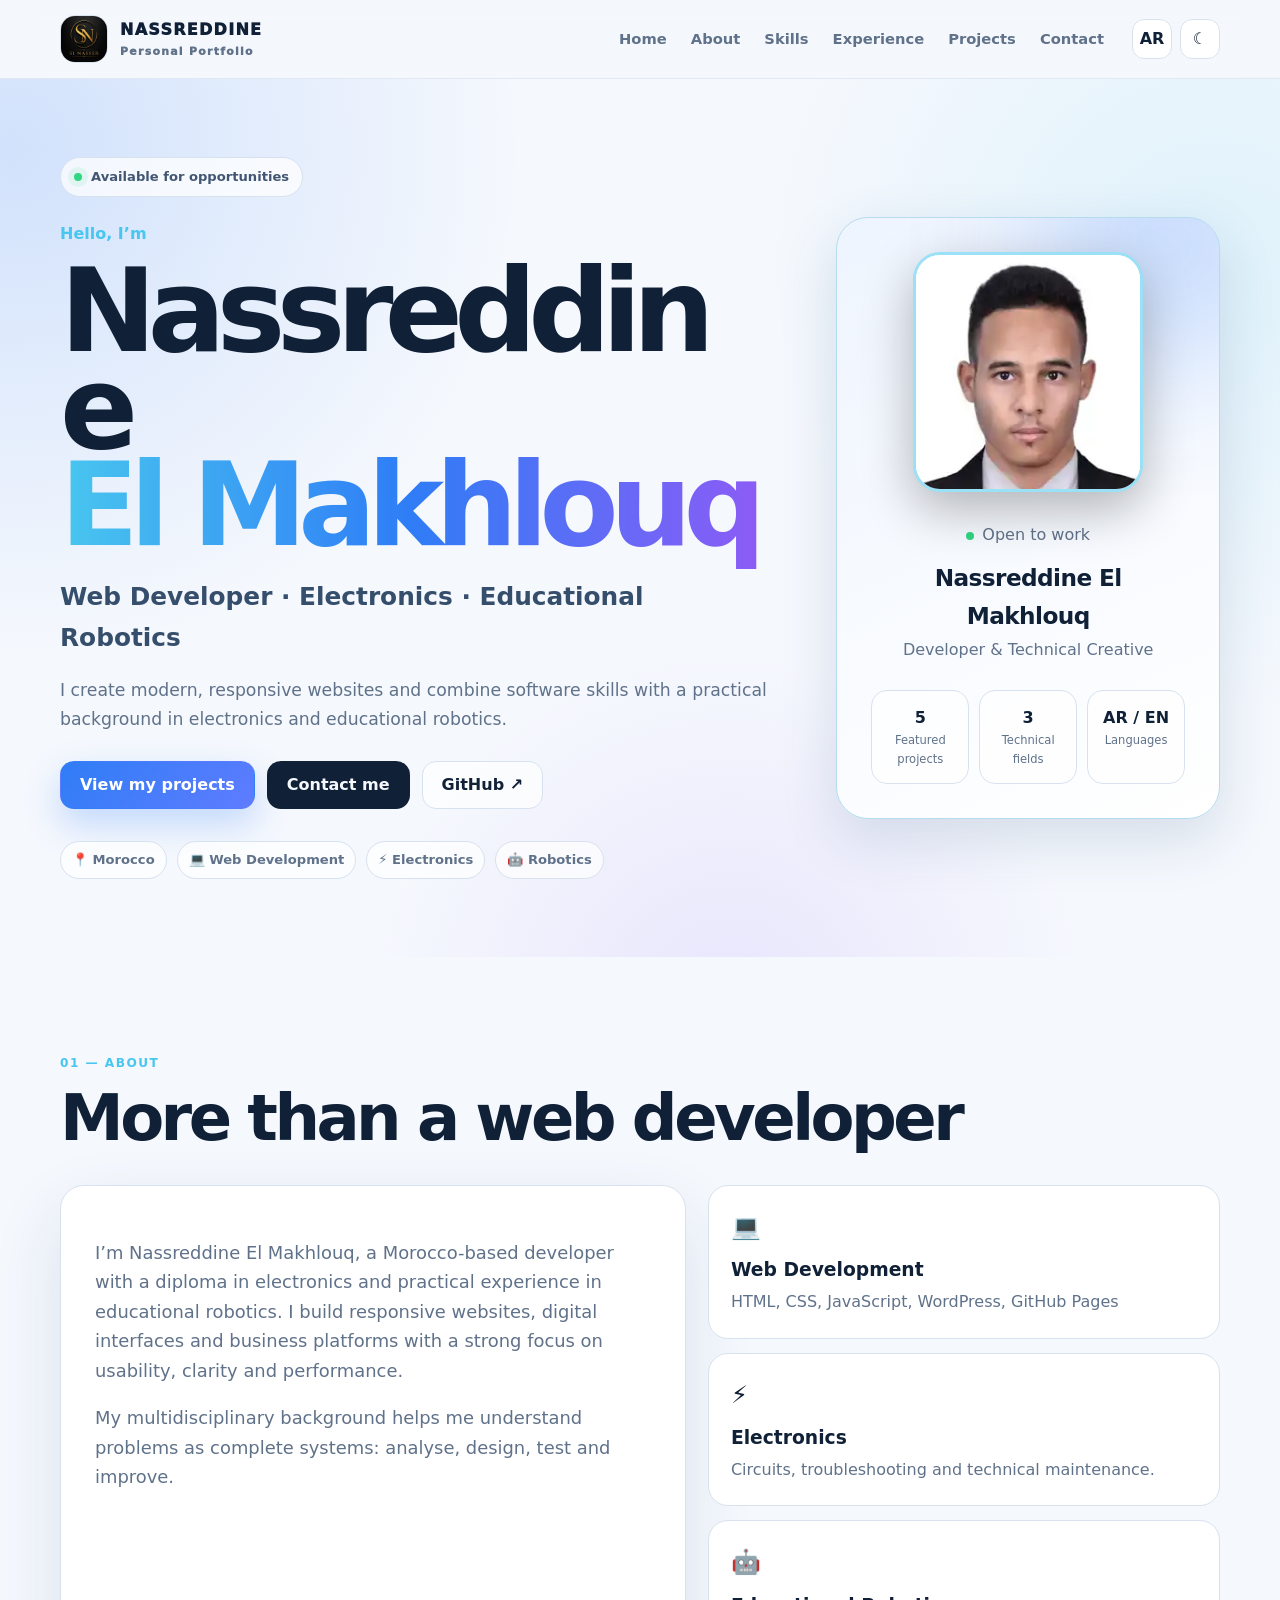
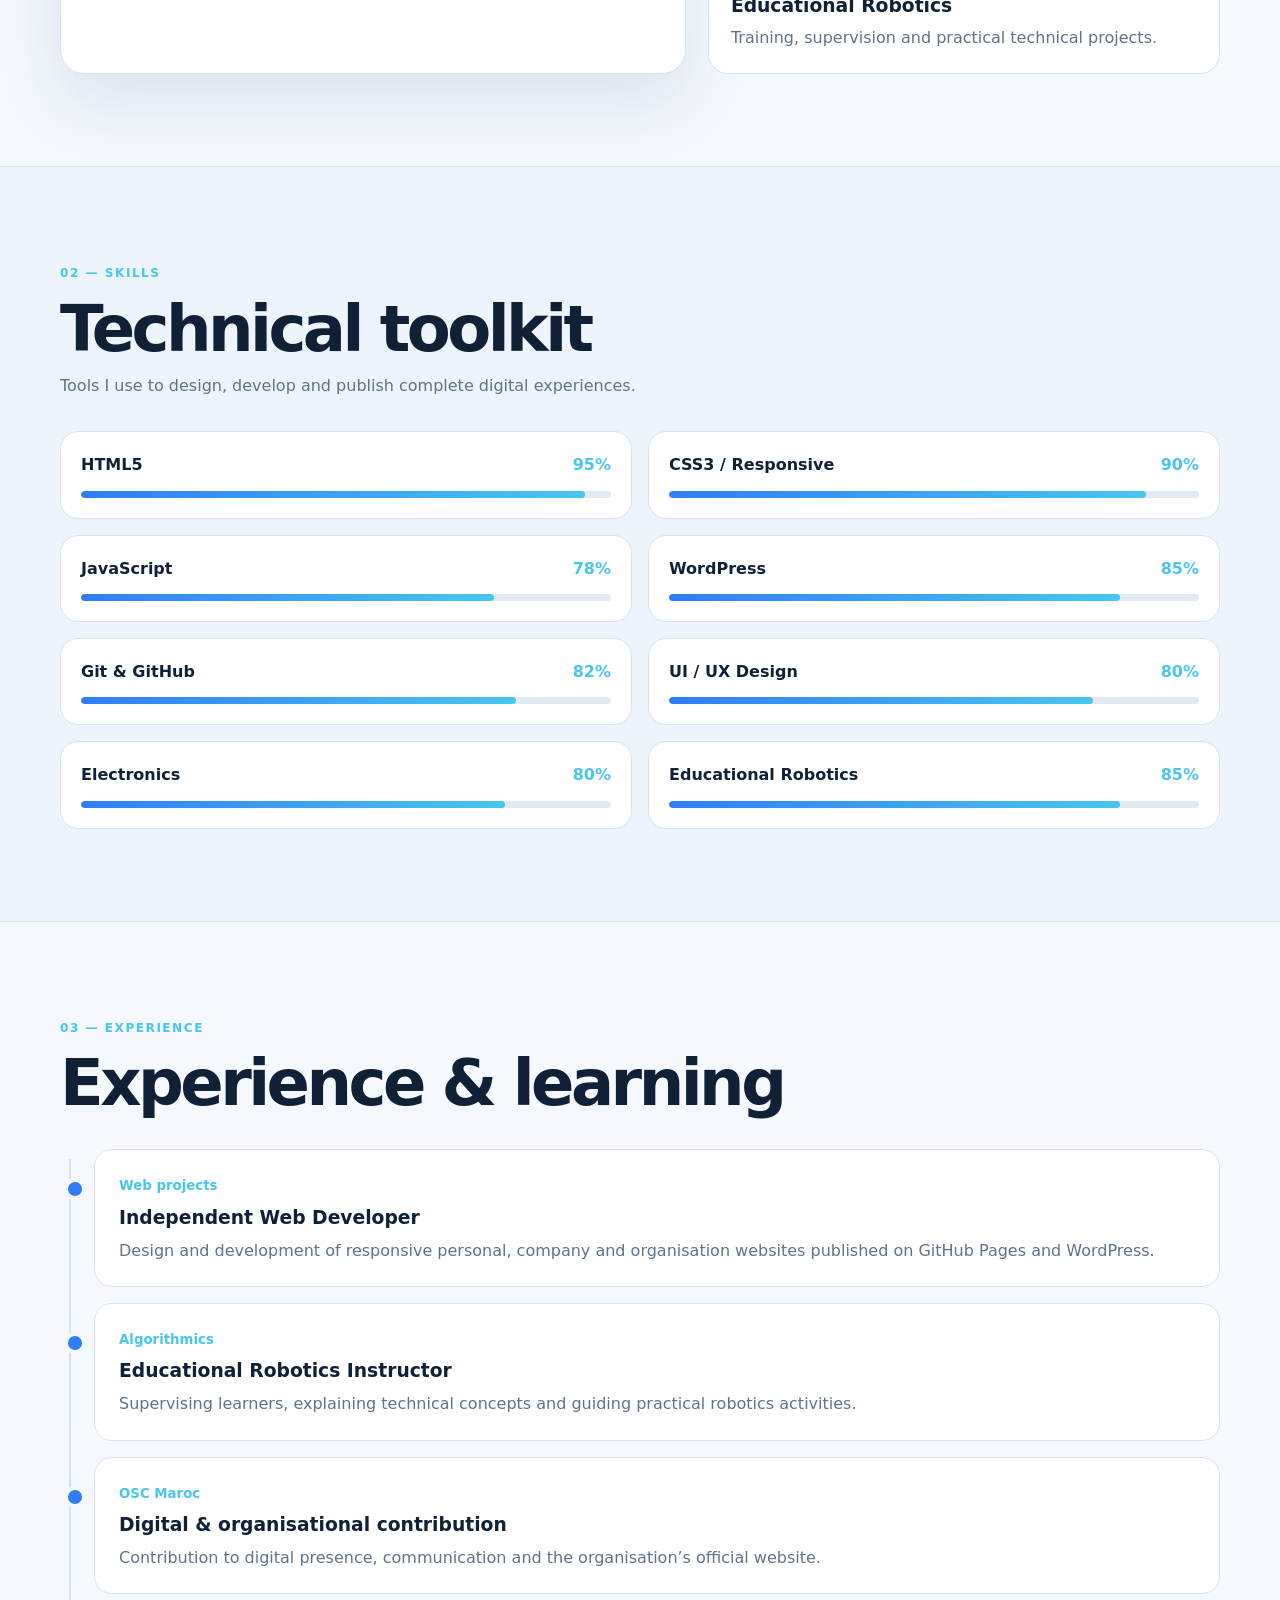
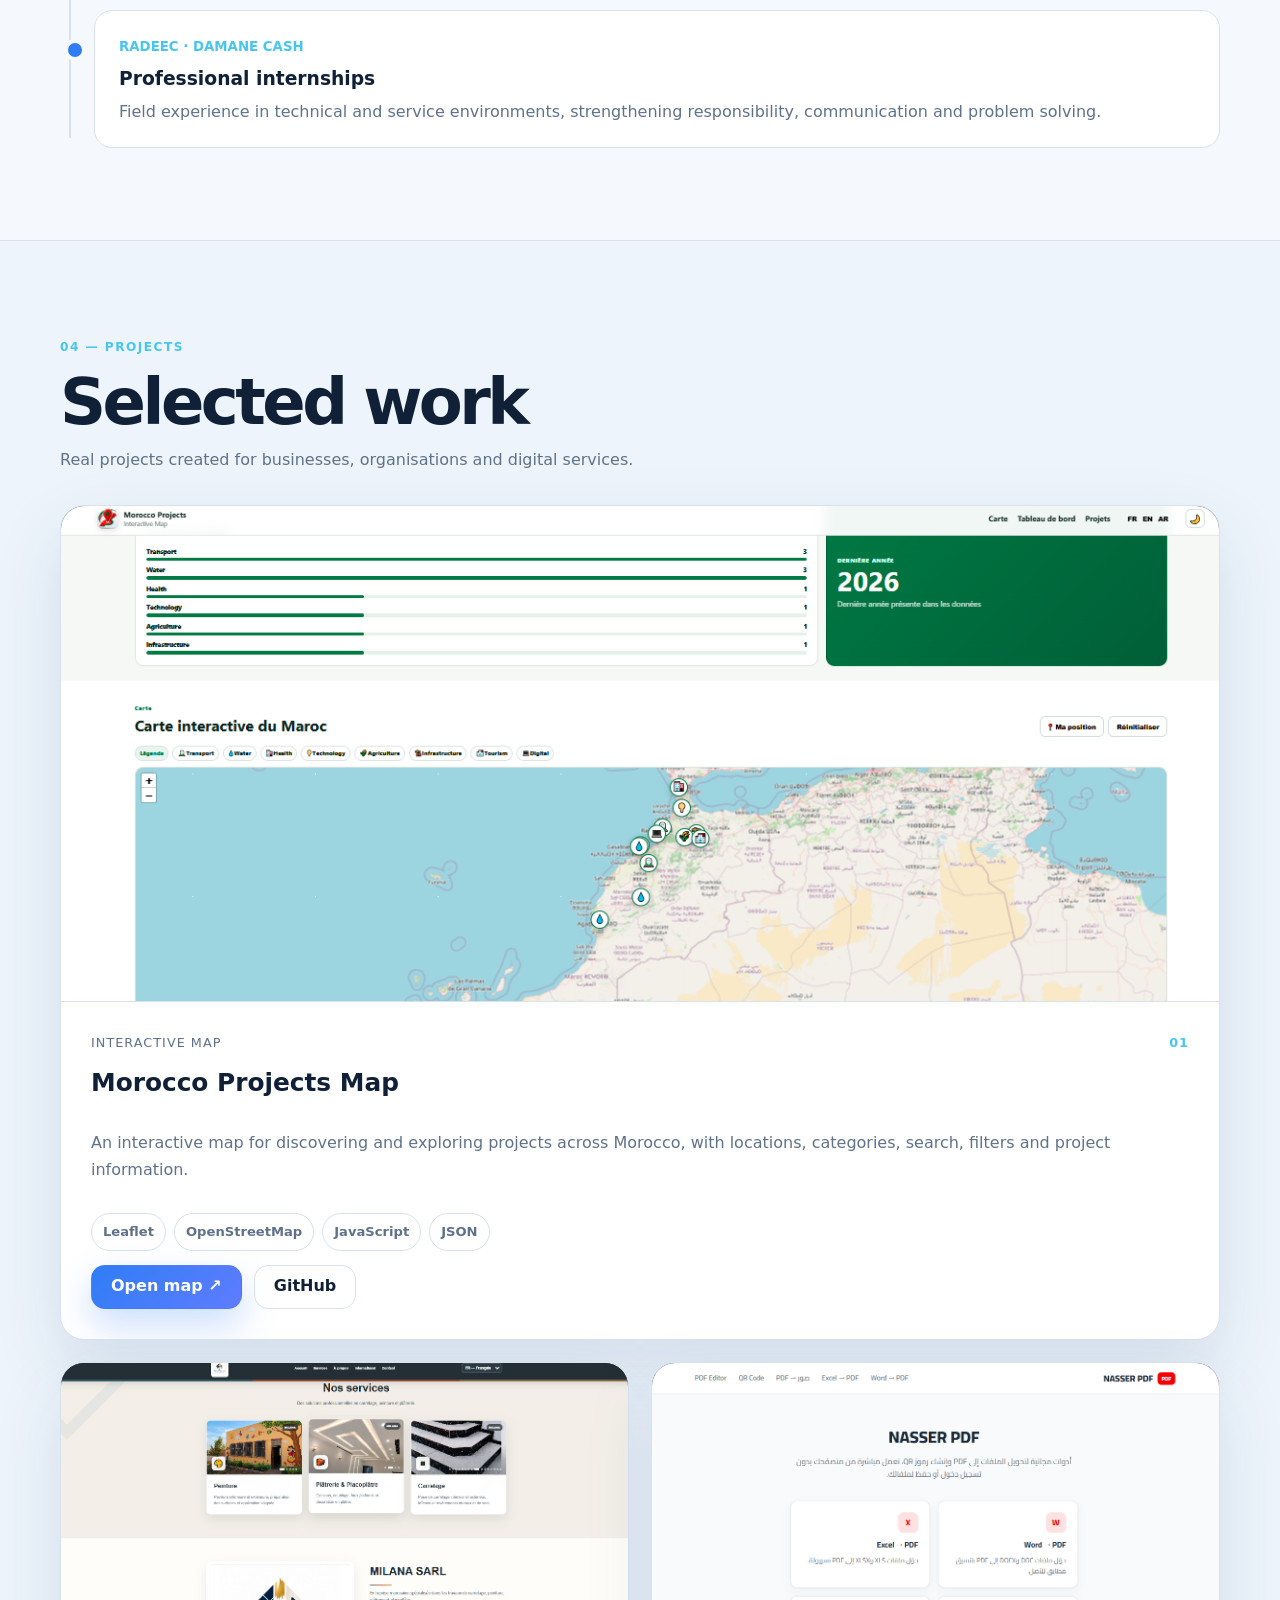
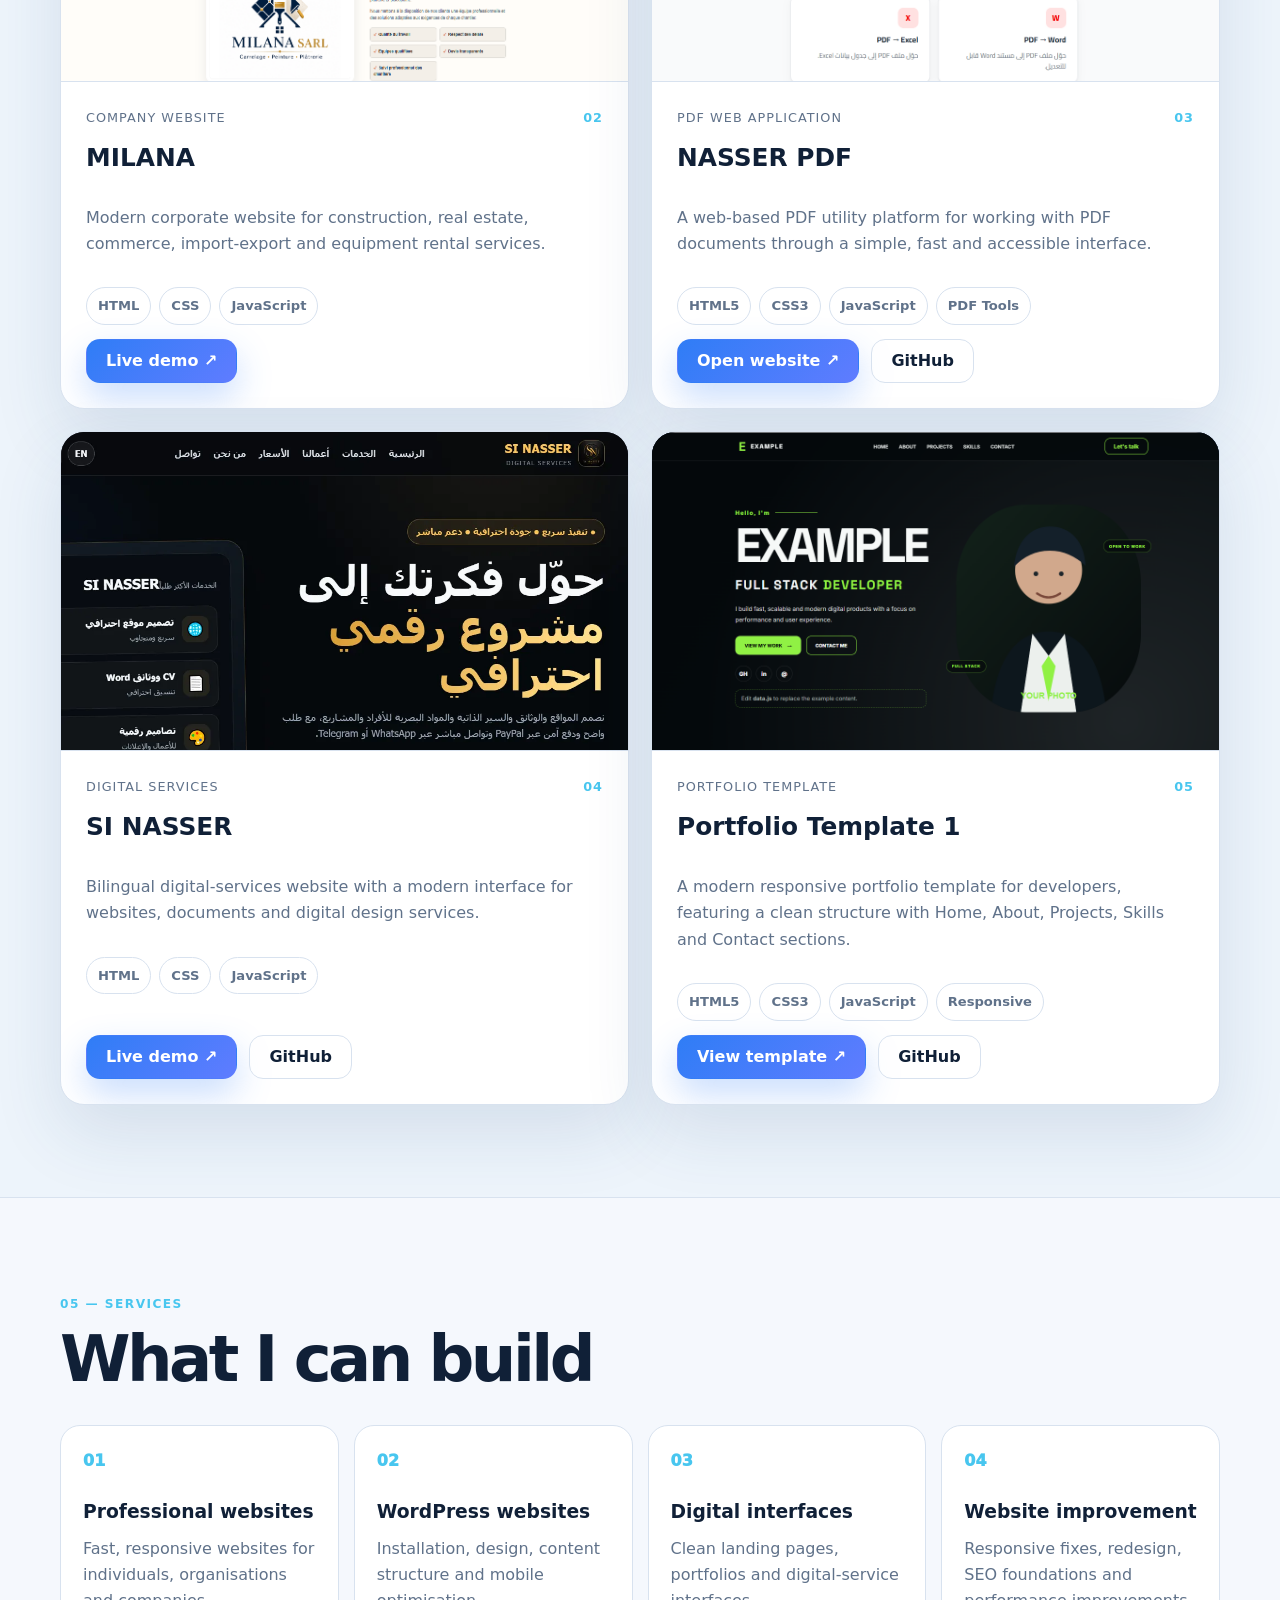
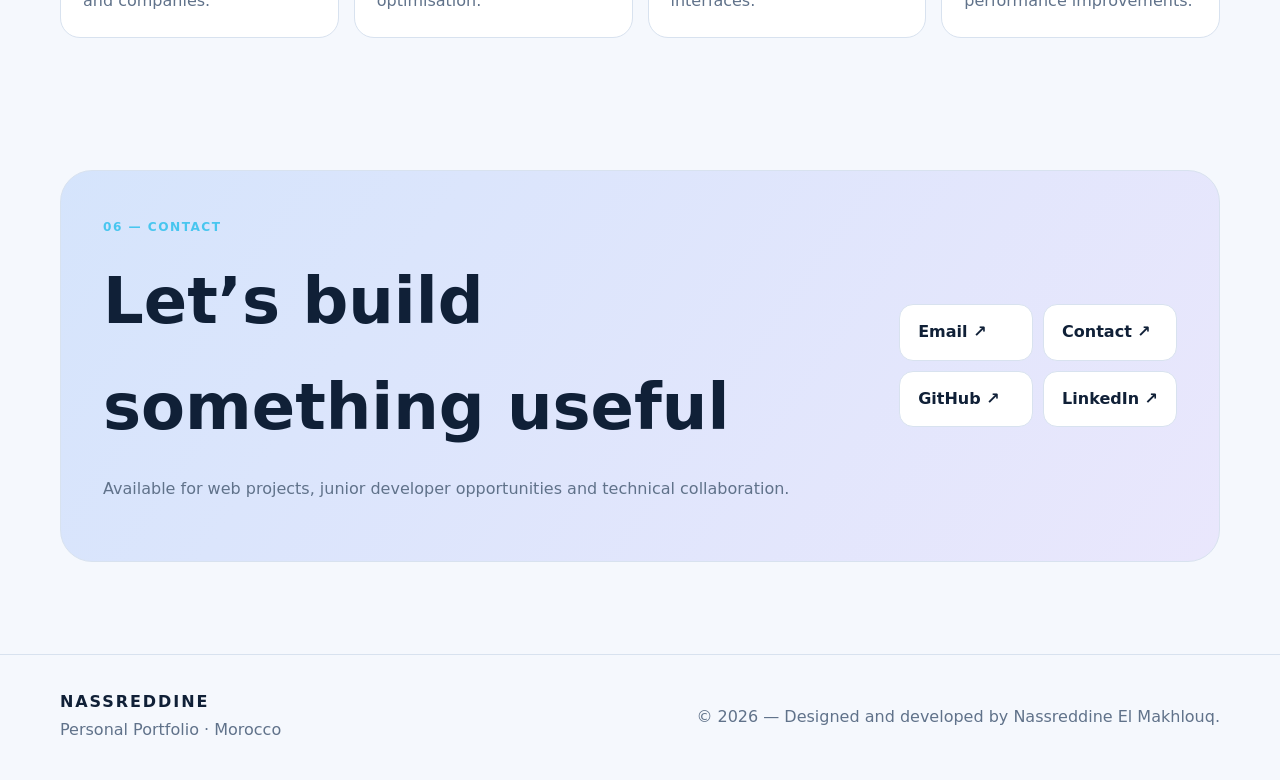
<file: index.html>
<!doctype html>
<html lang="en" data-theme="dark">

<head>
  <meta charset="utf-8">
  <meta name="viewport" content="width=device-width,initial-scale=1">

  <title>Nassreddine El Makhlouq | Personal Portfolio</title>

  <meta name="description"
    content="Personal portfolio of Nassreddine El Makhlouq — web developer, electronics technician and educational robotics instructor based in Morocco.">

  <meta name="theme-color" content="#08111f">

  <link rel="canonical" href="https://nassreddine.is-a.dev/">

  <meta property="og:title" content="Nassreddine El Makhlouq | Portfolio">
  <meta property="og:description" content="Web development, electronics, robotics and digital projects.">
  <meta property="og:type" content="website">
  <meta property="og:url" content="https://nassreddine.is-a.dev/">
  <meta property="og:image" content="https://nassreddine.is-a.dev/assets/profile-photo.webp">

  <meta name="twitter:card" content="summary">
  <meta name="twitter:title" content="Nassreddine El Makhlouq | Developer Portfolio">
  <meta name="twitter:description" content="Web development, electronics, educational robotics and selected projects.">
  <meta property="og:image:alt" content="Portrait of Nassreddine El Makhlouq">
  <meta property="og:locale" content="en_US">

  <link rel="preload" as="image" href="assets/profile-photo.webp" type="image/webp" fetchpriority="high">
  <link rel="icon" href="assets/logo.webp">
  <link rel="manifest" href="site.webmanifest">
  <link rel="stylesheet" href="assets/style.css">

  <script type="application/ld+json">
  {"@context":"https://schema.org","@type":"Person","name":"Nassreddine El Makhlouq","alternateName":"نصر الدين المخلوق","url":"https://nassreddine.is-a.dev/","image":"https://nassreddine.is-a.dev/assets/profile-photo.webp","jobTitle":"Web Developer","address":{"@type":"PostalAddress","addressCountry":"MA"},"sameAs":["https://github.com/NASSREDDINE-net","https://www.linkedin.com/in/nassreddine-el-makhlouq/"]}
  </script>
  <script defer src="assets/app.js"></script>
</head>

<body>

  <a class="skip" href="#main">Skip to content</a>

  <!-- HEADER -->
  <header class="header">
    <div class="container nav">

      <a class="brand" href="#home" aria-label="Nassreddine home">
        <img src="assets/logo.webp" alt="Nassreddine logo" width="48" height="48" decoding="async">
        <span>
          NASSREDDINE
          <small>Personal Portfolio</small>
        </span>
      </a>

      <nav class="menu" id="primary-navigation" aria-label="Primary navigation">
        <a href="#home" data-i18n="home"></a>
        <a href="#about" data-i18n="about"></a>
        <a href="#skills" data-en="Skills" data-ar="المهارات"></a>
        <a href="#experience" data-en="Experience" data-ar="الخبرة"></a>
        <a href="#projects" data-i18n="projects"></a>
        <a href="#contact" data-i18n="contact"></a>
      </nav>

      <div class="nav-actions">
        <button type="button" class="lang-btn" onclick="toggleLang()" data-lang-label aria-label="Change language">
          AR
        </button>

        <button type="button" class="icon-btn" onclick="toggleTheme()" data-theme-label aria-label="Change theme">
          ☀
        </button>

        <button type="button" class="icon-btn menu-toggle" data-menu-toggle aria-label="Open menu" aria-expanded="false" aria-controls="primary-navigation">
          ☰
        </button>
      </div>

    </div>
  </header>


  <main id="main">

    <!-- HERO -->
    <section class="hero" id="home">

      <div class="container hero-grid">

        <div class="hero-copy" data-reveal>

          <span class="eyebrow">
            <span class="dot"></span>
            <span data-en="Available for opportunities" data-ar="متاح لفرص العمل والتعاون">
            </span>
          </span>

          <p class="intro" data-en="Hello, I’m" data-ar="مرحباً، أنا">
          </p>

          <h1>
            Nassreddine<br>
            <span class="gradient">El Makhlouq</span>
          </h1>

          <h2 data-en="Web Developer · Electronics · Educational Robotics"
            data-ar="مطور ويب · إلكترونيك · روبوتيك تعليمي">
          </h2>

          <p class="lead"
            data-en="I create modern, responsive websites and combine software skills with a practical background in electronics and educational robotics."
            data-ar="أصمم وأطور مواقع حديثة ومتجاوبة، وأجمع بين مهارات البرمجة وخلفية عملية في الإلكترونيك والروبوتيك التعليمي.">
          </p>

          <div class="actions">

            <a class="btn primary" href="#projects" data-en="View my projects" data-ar="شاهد مشاريعي">
            </a>

            <a class="btn secondary" href="#contact" data-en="Contact me" data-ar="تواصل معي">
            </a>

            <a class="btn ghost" href="https://github.com/NASSREDDINE-net" target="_blank" rel="noopener">
              GitHub ↗
            </a>

          </div>

          <div class="quick-facts">
            <span>📍 Morocco</span>
            <span>💻 Web Development</span>
            <span>⚡ Electronics</span>
            <span>🤖 Robotics</span>
          </div>

        </div>


        <aside class="profile-card" data-reveal>

          <div class="profile-glow"></div>

          <img class="profile-logo" src="assets/profile-photo.webp" alt="Portrait photograph of Nassreddine El Makhlouq" width="240" height="309" fetchpriority="high" decoding="async">

          <div class="availability">
            <span></span>
            Open to work
          </div>

          <h3>Nassreddine El Makhlouq</h3>

          <p>Developer & Technical Creative</p>

          <div class="profile-stats">

            <div>
              <strong>5</strong>
              <span>Featured projects</span>
            </div>

            <div>
              <strong>3</strong>
              <span>Technical fields</span>
            </div>

            <div>
              <strong>AR / EN</strong>
              <span>Languages</span>
            </div>

          </div>

        </aside>

      </div>

    </section>


    <!-- ABOUT -->
    <section id="about">

      <div class="container">

        <div class="section-head" data-reveal>

          <div>
            <span class="section-kicker">01 — About</span>

            <h2 data-en="More than a web developer" data-ar="أكثر من مجرد مطور ويب">
            </h2>
          </div>

        </div>


        <div class="about-grid">

          <article class="about-main card" data-reveal>

            <p data-en="I’m Nassreddine El Makhlouq, a Morocco-based developer with a diploma in electronics and practical experience in educational robotics. I build responsive websites, digital interfaces and business platforms with a strong focus on usability, clarity and performance."
              data-ar="أنا نصر الدين المخلوق، مطور من المغرب، حاصل على دبلوم في الإلكترونيك ولدي خبرة عملية في الروبوتيك التعليمي. أطور مواقع متجاوبة وواجهات رقمية ومنصات أعمال مع التركيز على سهولة الاستخدام والوضوح والأداء.">
            </p>

            <p data-en="My multidisciplinary background helps me understand problems as complete systems: analyse, design, test and improve."
              data-ar="خلفيتي متعددة التخصصات تساعدني على فهم المشاكل كنظام متكامل: التحليل، التصميم، الاختبار ثم التحسين.">
            </p>

          </article>


          <div class="about-cards">

            <article class="mini-card" data-reveal>
              <b>💻</b>

              <h3 data-en="Web Development" data-ar="تطوير الويب">
              </h3>

              <p>
                HTML, CSS, JavaScript, WordPress, GitHub Pages
              </p>
            </article>


            <article class="mini-card" data-reveal>

              <b>⚡</b>

              <h3 data-en="Electronics" data-ar="الإلكترونيك">
              </h3>

              <p data-en="Circuits, troubleshooting and technical maintenance."
                data-ar="الدوائر والتشخيص والصيانة التقنية.">
              </p>

            </article>


            <article class="mini-card" data-reveal>

              <b>🤖</b>

              <h3 data-en="Educational Robotics" data-ar="الروبوتيك التعليمي">
              </h3>

              <p data-en="Training, supervision and practical technical projects."
                data-ar="التكوين والإشراف والمشاريع التقنية التطبيقية.">
              </p>

            </article>

          </div>

        </div>

      </div>

    </section>


    <!-- SKILLS -->
    <section id="skills" class="soft-section">

      <div class="container">

        <div class="section-head" data-reveal>

          <div>

            <span class="section-kicker">02 — Skills</span>

            <h2 data-en="Technical toolkit" data-ar="المهارات التقنية">
            </h2>

            <p data-en="Tools I use to design, develop and publish complete digital experiences."
              data-ar="الأدوات التي أستخدمها لتصميم وتطوير ونشر تجارب رقمية متكاملة.">
            </p>

          </div>

        </div>


        <div class="skills-grid">

          <div class="skill-card" data-reveal>
            <span>HTML5</span>
            <b>95%</b>
            <i style="--level:95%"></i>
          </div>

          <div class="skill-card" data-reveal>
            <span>CSS3 / Responsive</span>
            <b>90%</b>
            <i style="--level:90%"></i>
          </div>

          <div class="skill-card" data-reveal>
            <span>JavaScript</span>
            <b>78%</b>
            <i style="--level:78%"></i>
          </div>

          <div class="skill-card" data-reveal>
            <span>WordPress</span>
            <b>85%</b>
            <i style="--level:85%"></i>
          </div>

          <div class="skill-card" data-reveal>
            <span>Git & GitHub</span>
            <b>82%</b>
            <i style="--level:82%"></i>
          </div>

          <div class="skill-card" data-reveal>
            <span>UI / UX Design</span>
            <b>80%</b>
            <i style="--level:80%"></i>
          </div>

          <div class="skill-card" data-reveal>
            <span>Electronics</span>
            <b>80%</b>
            <i style="--level:80%"></i>
          </div>

          <div class="skill-card" data-reveal>
            <span>Educational Robotics</span>
            <b>85%</b>
            <i style="--level:85%"></i>
          </div>

        </div>

      </div>

    </section>


    <!-- EXPERIENCE -->
    <section id="experience">

      <div class="container">

        <div class="section-head" data-reveal>

          <div>

            <span class="section-kicker">03 — Experience</span>

            <h2 data-en="Experience & learning" data-ar="الخبرات والتكوين">
            </h2>

          </div>

        </div>


        <div class="timeline">

          <article class="timeline-item" data-reveal>

            <small data-en="Web projects" data-ar="مشاريع الويب">
            </small>

            <h3 data-en="Independent Web Developer" data-ar="مطور ويب مستقل">
            </h3>

            <p data-en="Design and development of responsive personal, company and organisation websites published on GitHub Pages and WordPress."
              data-ar="تصميم وتطوير مواقع شخصية ومواقع شركات ومنظمات متجاوبة، منشورة على GitHub Pages وWordPress.">
            </p>

          </article>


          <article class="timeline-item" data-reveal>

            <small>Algorithmics</small>

            <h3 data-en="Educational Robotics Instructor" data-ar="مؤطر الروبوتيك التعليمي">
            </h3>

            <p data-en="Supervising learners, explaining technical concepts and guiding practical robotics activities."
              data-ar="تأطير المتعلمين وشرح المفاهيم التقنية ومواكبة أنشطة الروبوتيك التطبيقية.">
            </p>

          </article>


          <article class="timeline-item" data-reveal>

            <small>OSC Maroc</small>

            <h3 data-en="Digital & organisational contribution" data-ar="مساهمة رقمية وتنظيمية">
            </h3>

            <p data-en="Contribution to digital presence, communication and the organisation’s official website."
              data-ar="المساهمة في الحضور الرقمي والتواصل والموقع الرسمي للمنظمة.">
            </p>

          </article>


          <article class="timeline-item" data-reveal>

            <small>RADEEC · DAMANE CASH</small>

            <h3 data-en="Professional internships" data-ar="تجارب وتداريب مهنية">
            </h3>

            <p data-en="Field experience in technical and service environments, strengthening responsibility, communication and problem solving."
              data-ar="خبرة ميدانية في بيئات تقنية وخدماتية عززت المسؤولية والتواصل وحل المشاكل.">
            </p>

          </article>

        </div>

      </div>

    </section>


    <!-- PROJECTS -->
    <section id="projects" class="soft-section">

      <div class="container">

        <div class="section-head" data-reveal>

          <div>

            <span class="section-kicker">04 — Projects</span>

            <h2 data-en="Selected work" data-ar="مشاريع مختارة">
            </h2>

            <p data-en="Real projects created for businesses, organisations and digital services."
              data-ar="مشاريع حقيقية تم إنجازها للشركات والمنظمات والخدمات الرقمية.">
            </p>

          </div>

        </div>


        <div class="projects-grid">


          <!-- PROJECT 01 -->
          <article class="project-card card featured-project" data-reveal>

            <a class="project-shot" href="https://morocco-projects.is-a.bot/" target="_blank" rel="noopener">

              <img src="assets/morocco-projects-map.png" alt="Morocco Projects Map interactive map" loading="lazy" decoding="async">

            </a>


            <div class="project-body">

              <div class="project-meta">

                <span data-en="Interactive map" data-ar="خريطة تفاعلية">
                </span>

                <em>01</em>

              </div>

              <h3>Morocco Projects Map</h3>

              <p data-en="An interactive map for discovering and exploring projects across Morocco, with locations, categories, search, filters and project information."
                data-ar="خريطة تفاعلية لاكتشاف واستكشاف المشاريع في المغرب، مع المواقع والتصنيفات والبحث والتصفية ومعلومات المشاريع.">
              </p>

              <div class="tags">
                <span>Leaflet</span>
                <span>OpenStreetMap</span>
                <span>JavaScript</span>
                <span>JSON</span>
              </div>

              <div class="actions">

                <a class="btn primary" href="https://morocco-projects.is-a.bot/" target="_blank" rel="noopener"
                  data-en="Open map ↗" data-ar="فتح الخريطة ↗">
                </a>

                <a class="btn ghost" href="https://github.com/NASSREDDINE-net/morocco-projects-map" target="_blank"
                  rel="noopener">
                  GitHub
                </a>

              </div>

            </div>

          </article>


          <!-- PROJECT 02 -->
          <article class="project-card card" data-reveal>

            <a class="project-shot" href="https://societemilana.org/" target="_blank" rel="noopener">

              <img src="assets/milana-project.png" alt="MILANA website" loading="lazy" decoding="async">

            </a>


            <div class="project-body">

              <div class="project-meta">

                <span>Company website</span>

                <em>02</em>

              </div>

              <h3>MILANA</h3>

              <p data-en="Modern corporate website for construction, real estate, commerce, import-export and equipment rental services."
                data-ar="موقع شركة حديث لخدمات البناء والعقار والتجارة والاستيراد والتصدير وتأجير المعدات.">
              </p>

              <div class="tags">
                <span>HTML</span>
                <span>CSS</span>
                <span>JavaScript</span>
              </div>

              <div class="actions">

                <a class="btn primary" href="https://societemilana.org/" target="_blank" rel="noopener">
                  Live demo ↗
                </a>

                

              </div>

            </div>

          </article>


          <!-- PROJECT 03 — NASSER PDF -->
          <article class="project-card card" data-reveal>

            <a class="project-shot" href="https://nasserpdf.devs.surf/" target="_blank" rel="noopener">

              <img src="assets/nasser-pdf-project.png" alt="NASSER PDF website" loading="lazy" decoding="async">

            </a>


            <div class="project-body">

              <div class="project-meta">

                <span data-en="PDF web application" data-ar="تطبيق ويب لأدوات PDF">
                </span>

                <em>03</em>

              </div>

              <h3>NASSER PDF</h3>

              <p data-en="A web-based PDF utility platform for working with PDF documents through a simple, fast and accessible interface."
                data-ar="منصة ويب لأدوات PDF للعمل مع مستندات PDF عبر واجهة بسيطة وسريعة وسهلة الاستخدام.">
              </p>

              <div class="tags">
                <span>HTML5</span>
                <span>CSS3</span>
                <span>JavaScript</span>
                <span>PDF Tools</span>
              </div>

              <div class="actions">

                <a class="btn primary" href="https://nasserpdf.devs.surf/" target="_blank" rel="noopener">
                  Open website ↗
                </a>

                <a class="btn ghost" href="https://github.com/NASSREDDINE-net/nasser-pdf" target="_blank"
                  rel="noopener">
                  GitHub
                </a>

              </div>

            </div>

          </article>


          <!-- PROJECT 04 — SI NASSER -->
          <article class="project-card card" data-reveal>

            <a class="project-shot" href="https://nassreddine-net.github.io/STORE/" target="_blank" rel="noopener">

              <img src="assets/si-nasser-project.webp" alt="SI NASSER website" loading="lazy" decoding="async">

            </a>


            <div class="project-body">

              <div class="project-meta">

                <span>Digital services</span>

                <em>04</em>

              </div>

              <h3>SI NASSER</h3>

              <p data-en="Bilingual digital-services website with a modern interface for websites, documents and digital design services."
                data-ar="موقع ثنائي اللغة للخدمات الرقمية بواجهة حديثة لخدمات المواقع والوثائق والتصميم الرقمي.">
              </p>

              <div class="tags">
                <span>HTML</span>
                <span>CSS</span>
                <span>JavaScript</span>
              </div>

              <div class="actions">

                <a class="btn primary" href="https://nassreddine-net.github.io/STORE/" target="_blank" rel="noopener">
                  Live demo ↗
                </a>

                <a class="btn ghost" href="https://github.com/NASSREDDINE-net/STORE" target="_blank" rel="noopener">
                  GitHub
                </a>

              </div>

            </div>

          </article>


          <!-- PROJECT 05 — PORTFOLIO TEMPLATE -->
          <article class="project-card card project-personal" data-reveal>

            <a class="project-shot" href="https://nassreddine-net.github.io/portfolio-template1/" target="_blank"
              rel="noopener">

              <div class="project-visual">

                <img src="assets/portfolio-template1-project.png" alt="Portfolio Template 1 screenshot" loading="lazy" decoding="async">

              </div>

            </a>


            <div class="project-body">

              <div class="project-meta">

                <span data-en="Portfolio template" data-ar="قالب بورتفوليو">
                </span>

                <em>05</em>

              </div>

              <h3>Portfolio Template 1</h3>

              <p data-en="A modern responsive portfolio template for developers, featuring a clean structure with Home, About, Projects, Skills and Contact sections."
                data-ar="قالب بورتفوليو عصري ومتجاوب للمطورين، بهيكل منظم يضم أقسام الرئيسية والنبذة والمشاريع والمهارات والتواصل.">
              </p>

              <div class="tags">
                <span>HTML5</span>
                <span>CSS3</span>
                <span>JavaScript</span>
                <span>Responsive</span>
              </div>

              <div class="actions">

                <a class="btn primary" href="https://nassreddine-net.github.io/portfolio-template1/" target="_blank"
                  rel="noopener" data-en="View template ↗" data-ar="عرض القالب ↗">
                </a>

                <a class="btn ghost" href="https://github.com/NASSREDDINE-net/portfolio-template1" target="_blank"
                  rel="noopener">
                  GitHub
                </a>

              </div>

            </div>

          </article>


        </div>

      </div>

    </section>


    <!-- SERVICES -->
    <section id="services">

      <div class="container">

        <div class="section-head" data-reveal>

          <div>

            <span class="section-kicker">05 — Services</span>

            <h2 data-en="What I can build" data-ar="الخدمات التي أقدمها">
            </h2>

          </div>

        </div>


        <div class="services-grid">

          <article class="service-card" data-reveal>

            <span>01</span>

            <h3 data-en="Professional websites" data-ar="مواقع احترافية">
            </h3>

            <p data-en="Fast, responsive websites for individuals, organisations and companies."
              data-ar="مواقع سريعة ومتجاوبة للأفراد والمنظمات والشركات.">
            </p>

          </article>


          <article class="service-card" data-reveal>

            <span>02</span>

            <h3 data-en="WordPress websites" data-ar="مواقع WordPress">
            </h3>

            <p data-en="Installation, design, content structure and mobile optimisation."
              data-ar="التثبيت والتصميم وتنظيم المحتوى وتحسين نسخة الهاتف.">
            </p>

          </article>


          <article class="service-card" data-reveal>

            <span>03</span>

            <h3 data-en="Digital interfaces" data-ar="واجهات رقمية">
            </h3>

            <p data-en="Clean landing pages, portfolios and digital-service interfaces."
              data-ar="صفحات هبوط وبورتفوليو وواجهات خدمات رقمية واضحة.">
            </p>

          </article>


          <article class="service-card" data-reveal>

            <span>04</span>

            <h3 data-en="Website improvement" data-ar="تحسين المواقع">
            </h3>

            <p data-en="Responsive fixes, redesign, SEO foundations and performance improvements."
              data-ar="إصلاح التجاوب وإعادة التصميم وأساسيات SEO وتحسين الأداء.">
            </p>

          </article>

        </div>

      </div>

    </section>


    <!-- CONTACT -->
    <section id="contact" class="contact-section">

      <div class="container contact-box" data-reveal>

        <div>

          <span class="section-kicker">06 — Contact</span>

          <h2 data-en="Let’s build something useful" data-ar="لننجز شيئاً مفيداً معاً">
          </h2>

          <p data-en="Available for web projects, junior developer opportunities and technical collaboration."
            data-ar="متاح لمشاريع الويب وفرص المطور المبتدئ والتعاون التقني.">
          </p>

        </div>


        <div class="contact-links">

          <a href="mailto:nassreddineelmakhlouq@gmail.com">
            Email ↗
          </a>

          <a href="contact.html">
            Contact ↗
          </a>

          <a href="https://github.com/NASSREDDINE-net" target="_blank" rel="noopener">
            GitHub ↗
          </a>

          <a href="https://www.linkedin.com/in/nassreddine-el-makhlouq/" target="_blank" rel="noopener">
            LinkedIn ↗
          </a>

        </div>

      </div>

    </section>

  </main>


  <!-- FOOTER -->
  <footer class="footer">

    <div class="container footer-grid">

      <div>

        <strong>NASSREDDINE</strong>

        <p>
          Personal Portfolio · Morocco
        </p>

      </div>

      <p>
        © <span data-year></span> —
        <span data-i18n="rights"></span>
      </p>

    </div>

  </footer>


  <button class="back-top" data-back-top aria-label="Back to top">
    ↑
  </button>

</body>

</html>
</file>
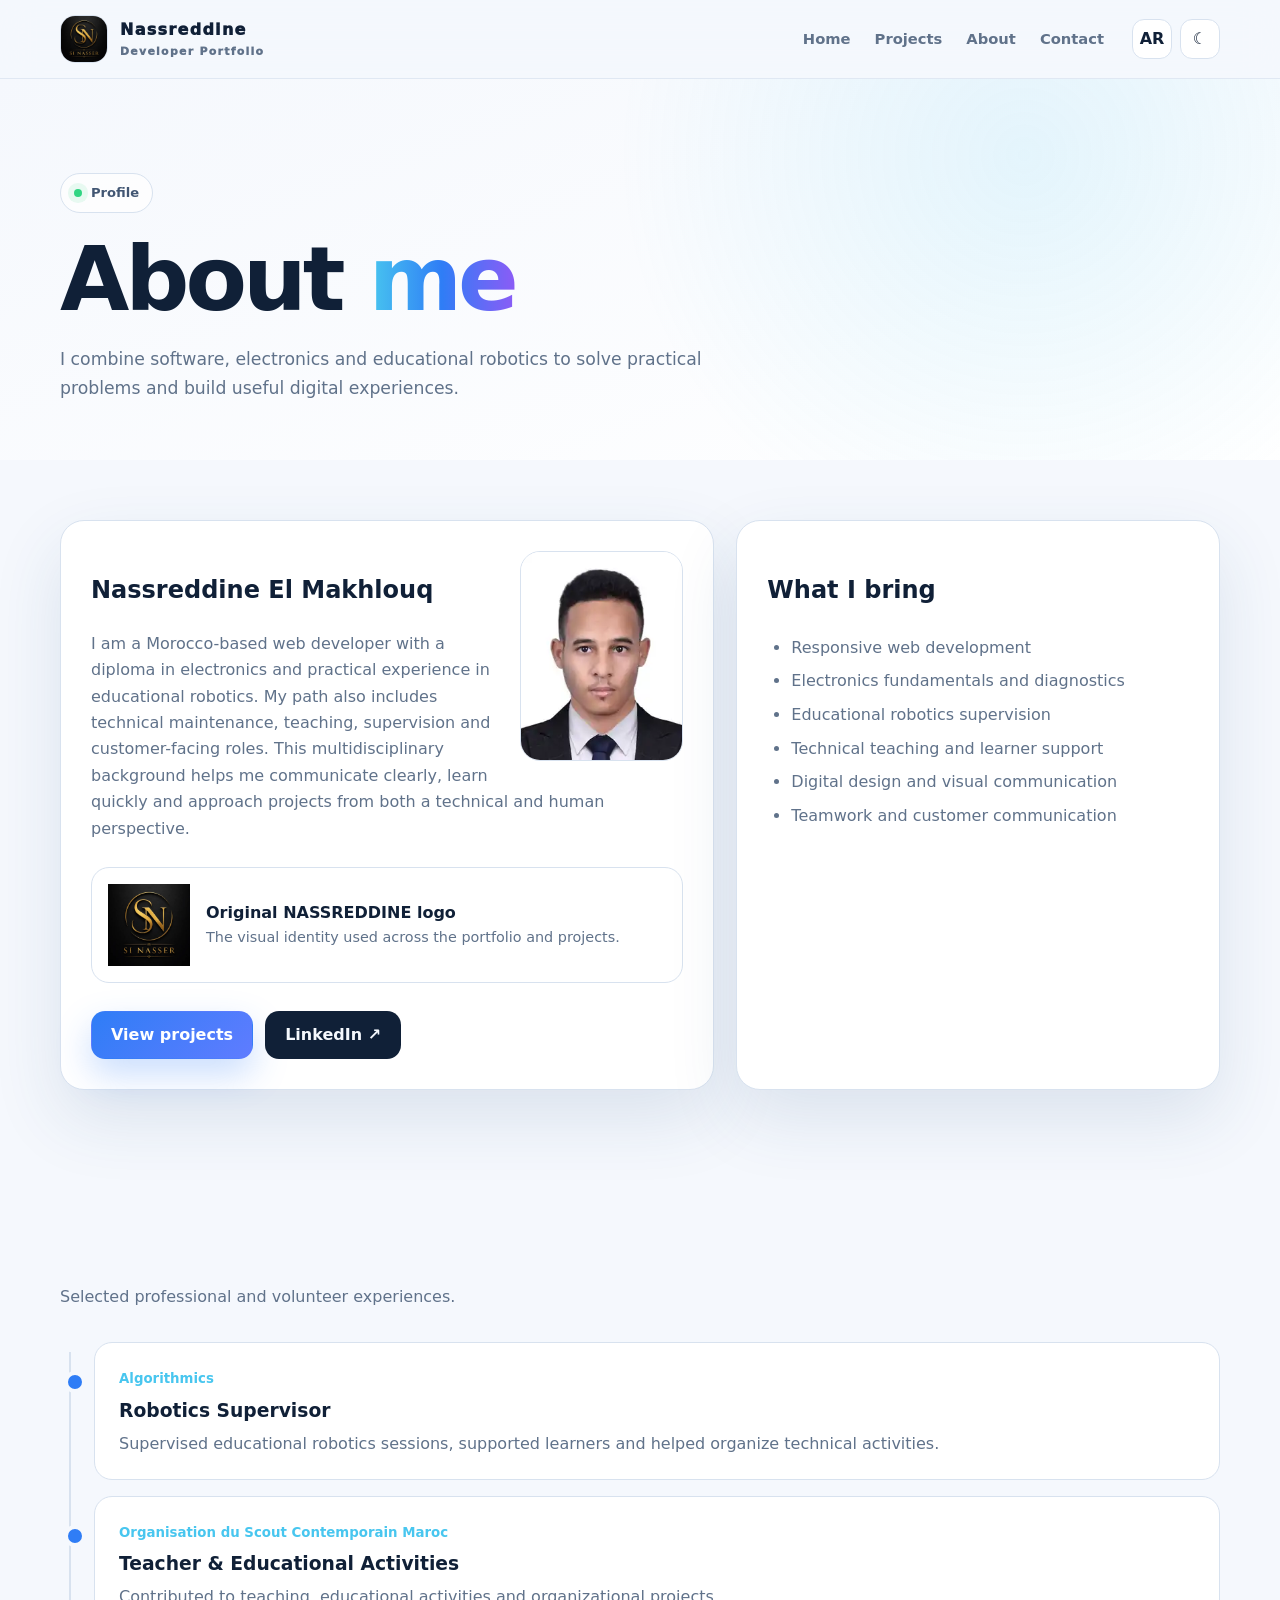
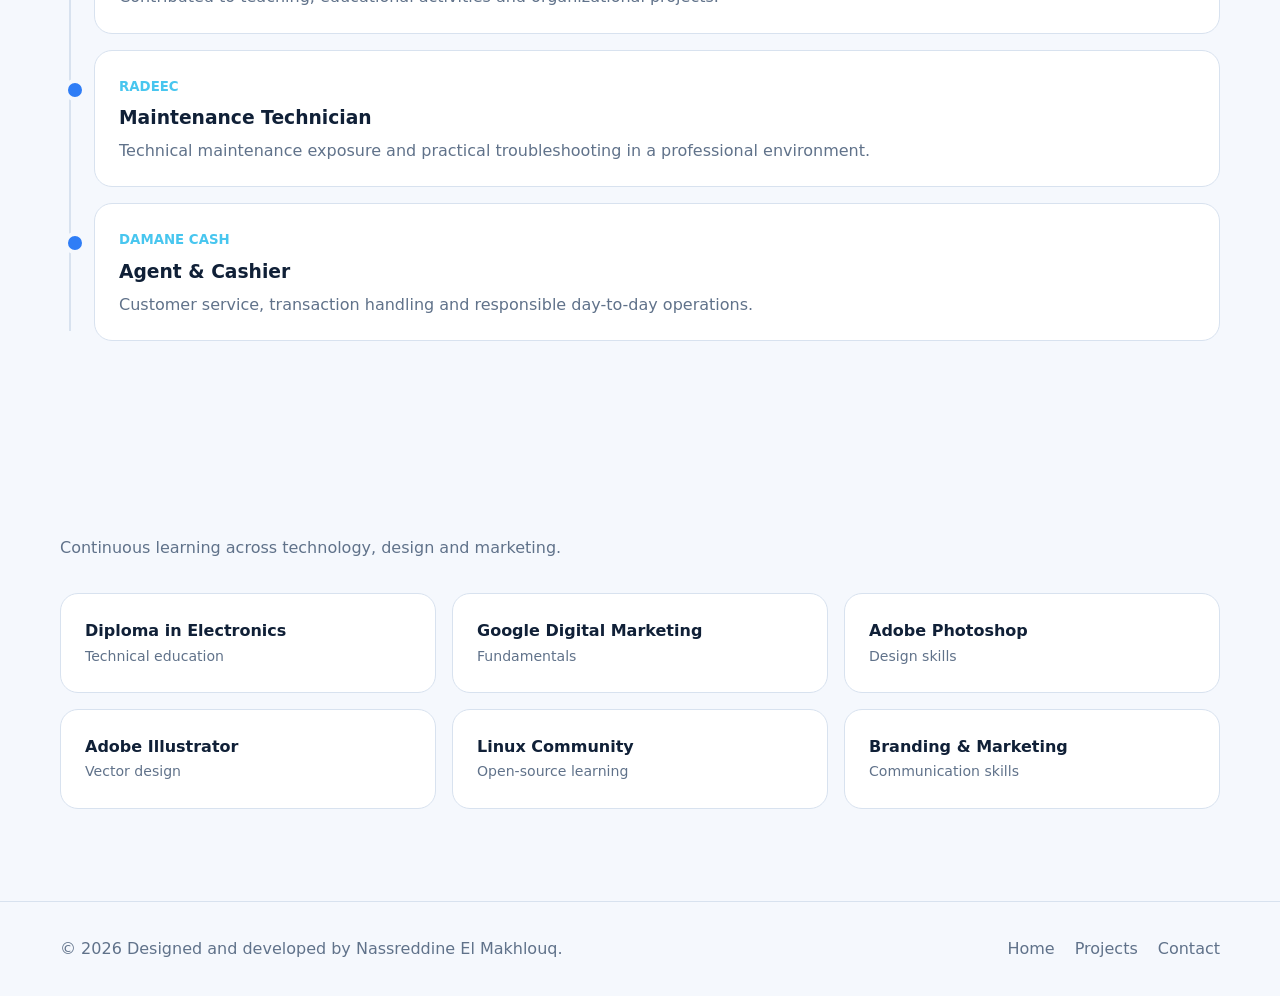
<file: about.html>
<!doctype html><html lang="en" data-theme="dark"><head><meta charset="utf-8"><meta name="viewport" content="width=device-width,initial-scale=1"><title>About | Nassreddine El Makhlouq</title><link rel="canonical" href="https://nassreddine.is-a.dev/about.html"><meta name="description" content="About Nassreddine El Makhlouq: web development, electronics and educational robotics experience."><link rel="icon" href="assets/logo.webp"><link rel="manifest" href="site.webmanifest"><link rel="stylesheet" href="assets/style.css"><script defer src="assets/app.js"></script><meta name="theme-color" content="#08111f"><meta property="og:type" content="website"><meta property="og:title" content="About | Nassreddine El Makhlouq"><meta property="og:description" content="About Nassreddine El Makhlouq: web development, electronics and educational robotics experience."><meta property="og:url" content="https://nassreddine.is-a.dev/about.html"><meta property="og:image" content="https://nassreddine.is-a.dev/assets/profile-photo.webp"><meta name="twitter:card" content="summary"></head><body><a class="skip" href="#main">Skip to content</a><header class="header"><div class="container nav"><a class="brand" href="index.html"><img src="assets/logo.webp" alt="Nassreddine brand logo" width="48" height="48"><span>Nassreddine<small>Developer Portfolio</small></span></a><nav class="menu" id="primary-navigation" aria-label="Primary navigation"><a href="index.html" data-i18n="home"></a><a href="portfolio.html" data-i18n="projects"></a><a href="about.html" data-i18n="about"></a><a href="contact.html" data-i18n="contact"></a></nav><div class="nav-actions"><button type="button" class="lang-btn" onclick="toggleLang()" data-lang-label>AR</button><button type="button" class="icon-btn" onclick="toggleTheme()" data-theme-label>☀</button><button type="button" class="icon-btn menu-toggle" data-menu-toggle aria-expanded="false" aria-controls="primary-navigation" aria-label="Open menu">☰</button></div></div></header><main id="main"><section class="page-hero"><div class="container"><span class="eyebrow"><span class="dot"></span>Profile</span><h1 data-en="About <span class='gradient'>me</span>" data-ar="من <span class='gradient'>أنا</span>"></h1><p class="lead" data-en="I combine software, electronics and educational robotics to solve practical problems and build useful digital experiences." data-ar="أجمع بين البرمجة والإلكترونيك والروبوتيك التعليمي لحل المشكلات العملية وبناء تجارب رقمية مفيدة."></p></div></section><section><div class="container grid-2"><article class="card" data-reveal><figure class="about-portrait"><img src="assets/profile-photo.webp" alt="Portrait of Nassreddine El Makhlouq" width="240" height="309" loading="lazy" decoding="async"></figure><h2>Nassreddine El Makhlouq</h2><p data-en="I am a Morocco-based web developer with a diploma in electronics and practical experience in educational robotics. My path also includes technical maintenance, teaching, supervision and customer-facing roles. This multidisciplinary background helps me communicate clearly, learn quickly and approach projects from both a technical and human perspective." data-ar="أنا مطور ويب من المغرب، حاصل على دبلوم في الإلكترونيك ولدي خبرة عملية في الروبوتيك التعليمي. تشمل مسيرتي كذلك الصيانة التقنية والتدريس والإشراف وخدمة العملاء. تساعدني هذه الخلفية المتعددة على التواصل بوضوح والتعلم بسرعة والتعامل مع المشاريع من منظور تقني وإنساني."></p><div class="logo-showcase"><img src="assets/logo.webp" width="82" height="82" alt="Nassreddine original logo"><div><strong>Original NASSREDDINE logo</strong><span data-en="The visual identity used across the portfolio and projects." data-ar="الهوية البصرية الأصلية المستعملة في الموقع والمشاريع."></span></div></div><div class="actions"><a class="btn primary" href="portfolio.html" data-en="View projects" data-ar="شاهد المشاريع"></a><a class="btn secondary" href="https://www.linkedin.com/in/nassreddine-el-makhlouq/" target="_blank" rel="noopener noreferrer">LinkedIn ↗</a></div></article><article class="card" data-reveal><h2 data-en="What I bring" data-ar="ما الذي أقدمه"></h2><ul class="checklist"><li>Responsive web development</li><li>Electronics fundamentals and diagnostics</li><li>Educational robotics supervision</li><li>Technical teaching and learner support</li><li>Digital design and visual communication</li><li>Teamwork and customer communication</li></ul></article></div></section><section><div class="container"><div class="section-head"><div><h2 data-i18n="experience"></h2><p data-en="Selected professional and volunteer experiences." data-ar="نماذج من الخبرات المهنية والتطوعية."></p></div></div><div class="timeline"><article class="timeline-item" data-reveal><small>Algorithmics</small><h3>Robotics Supervisor</h3><p data-en="Supervised educational robotics sessions, supported learners and helped organize technical activities." data-ar="الإشراف على حصص الروبوتيك التعليمي، ومساعدة المتعلمين وتنظيم الأنشطة التقنية."></p></article><article class="timeline-item" data-reveal><small>Organisation du Scout Contemporain Maroc</small><h3>Teacher & Educational Activities</h3><p data-en="Contributed to teaching, educational activities and organizational projects." data-ar="المساهمة في التدريس والأنشطة التربوية والمشاريع التنظيمية."></p></article><article class="timeline-item" data-reveal><small>RADEEC</small><h3>Maintenance Technician</h3><p data-en="Technical maintenance exposure and practical troubleshooting in a professional environment." data-ar="خبرة ميدانية في الصيانة التقنية وتشخيص المشكلات داخل بيئة مهنية."></p></article><article class="timeline-item" data-reveal><small>DAMANE CASH</small><h3>Agent & Cashier</h3><p data-en="Customer service, transaction handling and responsible day-to-day operations." data-ar="خدمة العملاء ومعالجة العمليات المالية وتحمل مسؤوليات العمل اليومية."></p></article></div></div></section><section><div class="container"><div class="section-head"><div><h2 data-i18n="certifications"></h2><p data-en="Continuous learning across technology, design and marketing." data-ar="تكوين مستمر في التكنولوجيا والتصميم والتسويق."></p></div></div><div class="cert-grid"><div class="cert" data-reveal><strong>Diploma in Electronics</strong><span>Technical education</span></div><div class="cert" data-reveal><strong>Google Digital Marketing</strong><span>Fundamentals</span></div><div class="cert" data-reveal><strong>Adobe Photoshop</strong><span>Design skills</span></div><div class="cert" data-reveal><strong>Adobe Illustrator</strong><span>Vector design</span></div><div class="cert" data-reveal><strong>Linux Community</strong><span>Open-source learning</span></div><div class="cert" data-reveal><strong>Branding & Marketing</strong><span>Communication skills</span></div></div></div></section></main><footer class="footer"><div class="container footer-grid"><div>© <span data-year></span> <span data-i18n="rights"></span></div><div class="social"><a href="index.html">Home</a><a href="portfolio.html">Projects</a><a href="contact.html">Contact</a></div></div></footer><button class="back-top" data-back-top aria-label="Back to top">↑</button></body></html>
</file>
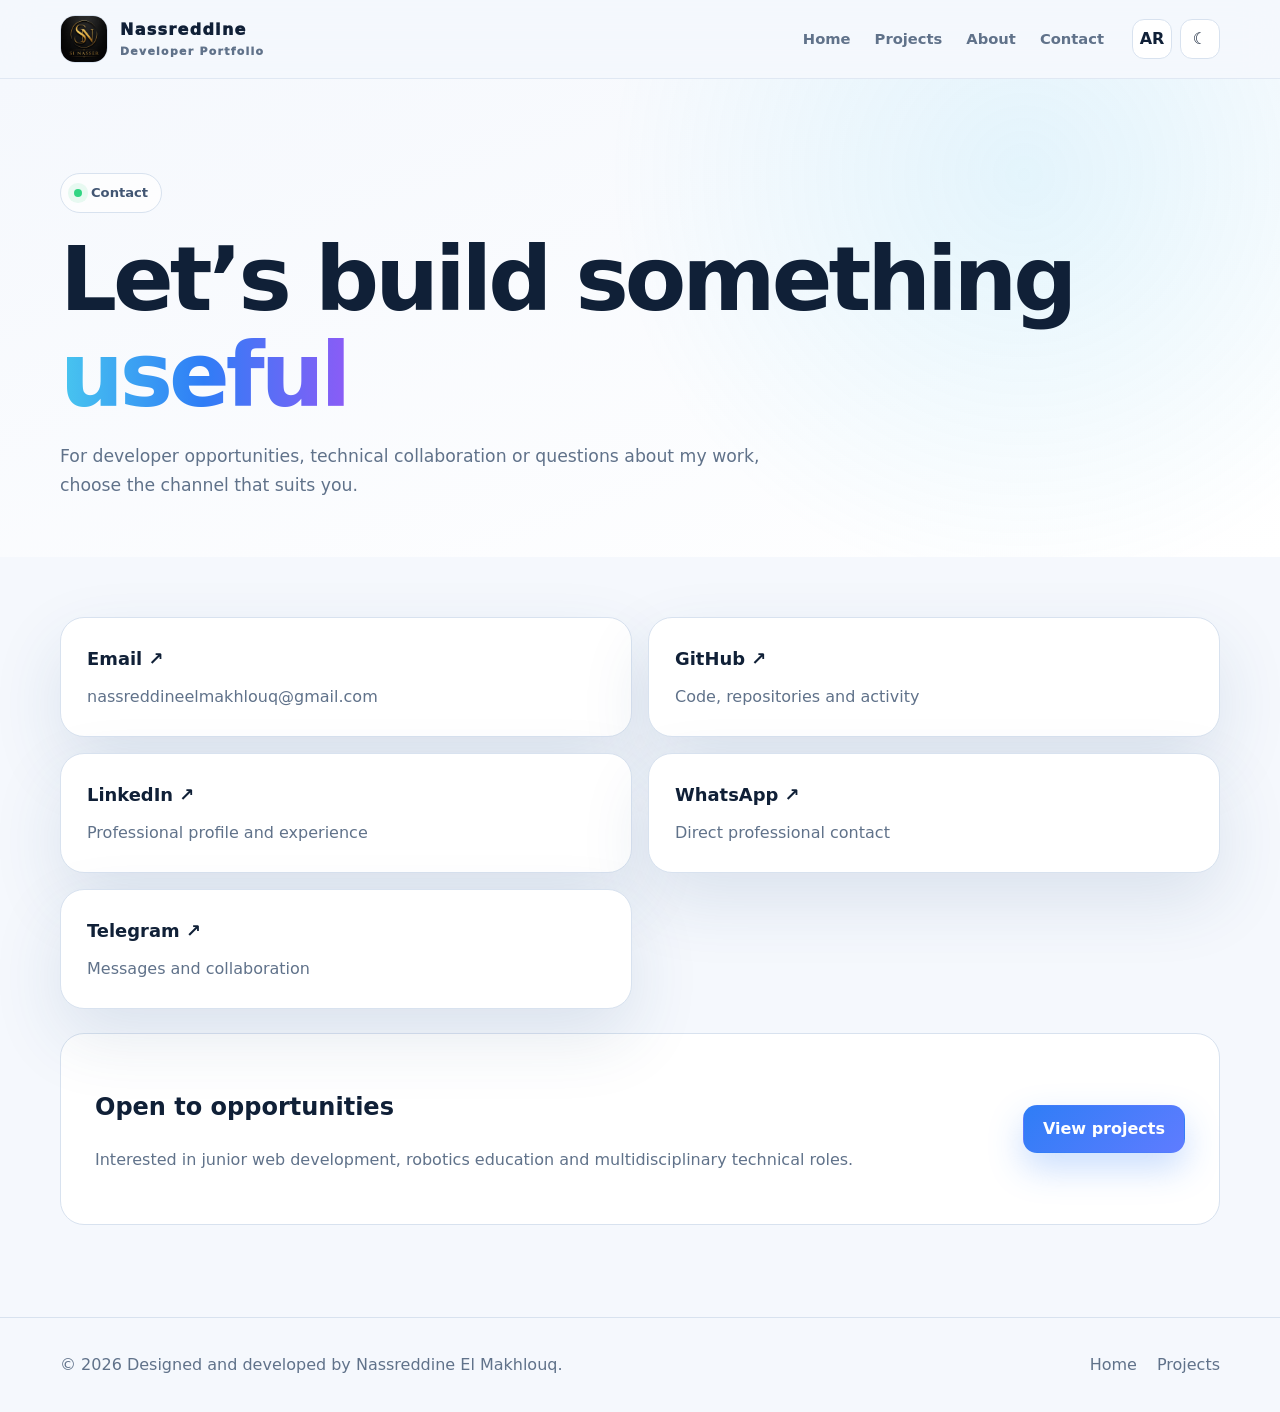
<file: contact.html>
<!doctype html><html lang="en" data-theme="dark"><head><meta charset="utf-8"><meta name="viewport" content="width=device-width,initial-scale=1"><title>Contact | Nassreddine El Makhlouq</title><link rel="canonical" href="https://nassreddine.is-a.dev/contact.html"><meta name="description" content="Contact Nassreddine El Makhlouq for developer opportunities and technical collaboration."><link rel="icon" href="assets/logo.webp"><link rel="manifest" href="site.webmanifest"><link rel="stylesheet" href="assets/style.css"><script defer src="assets/app.js"></script><meta name="theme-color" content="#08111f"><meta property="og:type" content="website"><meta property="og:title" content="Contact | Nassreddine El Makhlouq"><meta property="og:description" content="Contact Nassreddine El Makhlouq for developer opportunities and technical collaboration."><meta property="og:url" content="https://nassreddine.is-a.dev/contact.html"><meta property="og:image" content="https://nassreddine.is-a.dev/assets/profile-photo.webp"><meta name="twitter:card" content="summary"></head><body><a class="skip" href="#main">Skip to content</a><header class="header"><div class="container nav"><a class="brand" href="index.html"><img src="assets/logo.webp" alt="Nassreddine brand logo" width="48" height="48"><span>Nassreddine<small>Developer Portfolio</small></span></a><nav class="menu" id="primary-navigation" aria-label="Primary navigation"><a href="index.html" data-i18n="home"></a><a href="portfolio.html" data-i18n="projects"></a><a href="about.html" data-i18n="about"></a><a href="contact.html" data-i18n="contact"></a></nav><div class="nav-actions"><button type="button" class="lang-btn" onclick="toggleLang()" data-lang-label>AR</button><button type="button" class="icon-btn" onclick="toggleTheme()" data-theme-label>☀</button><button type="button" class="icon-btn menu-toggle" data-menu-toggle aria-expanded="false" aria-controls="primary-navigation" aria-label="Open menu">☰</button></div></div></header><main id="main"><section class="page-hero"><div class="container"><span class="eyebrow"><span class="dot"></span>Contact</span><h1 data-en="Let’s build something <span class='gradient'>useful</span>" data-ar="لنبنِ شيئاً <span class='gradient'>مفيداً</span>"></h1><p class="lead" data-en="For developer opportunities, technical collaboration or questions about my work, choose the channel that suits you." data-ar="للفرص المهنية أو التعاون التقني أو الاستفسار عن أعمالي، اختر وسيلة التواصل المناسبة."></p></div></section><section><div class="container"><div class="contact-grid"><a class="card contact-card" data-reveal href="mailto:nassreddineelmakhlouq@gmail.com"><strong>Email ↗</strong><span>nassreddineelmakhlouq@gmail.com</span></a><a class="card contact-card" data-reveal href="https://github.com/nassreddine-net" target="_blank" rel="noopener noreferrer"><strong>GitHub ↗</strong><span>Code, repositories and activity</span></a><a class="card contact-card" data-reveal href="https://www.linkedin.com/in/nassreddine-el-makhlouq/" target="_blank" rel="noopener noreferrer"><strong>LinkedIn ↗</strong><span>Professional profile and experience</span></a><a class="card contact-card" data-reveal href="https://wa.me/212663210713" target="_blank" rel="noopener noreferrer"><strong>WhatsApp ↗</strong><span>Direct professional contact</span></a><a class="card contact-card" data-reveal href="https://t.me/si_nasser_00" target="_blank" rel="noopener noreferrer"><strong>Telegram ↗</strong><span>Messages and collaboration</span></a></div><div class="cta" style="margin-top:24px"><div><h2>Open to opportunities</h2><p data-en="Interested in junior web development, robotics education and multidisciplinary technical roles." data-ar="مهتم بفرص تطوير الويب للمبتدئين، وتعليم الروبوتيك، والوظائف التقنية متعددة التخصصات."></p></div><a class="btn primary" href="portfolio.html" data-en="View projects" data-ar="شاهد المشاريع"></a></div></div></section></main><footer class="footer"><div class="container footer-grid"><div>© <span data-year></span> <span data-i18n="rights"></span></div><div class="social"><a href="index.html">Home</a><a href="portfolio.html">Projects</a></div></div></footer><button class="back-top" data-back-top aria-label="Back to top">↑</button></body></html>
</file>
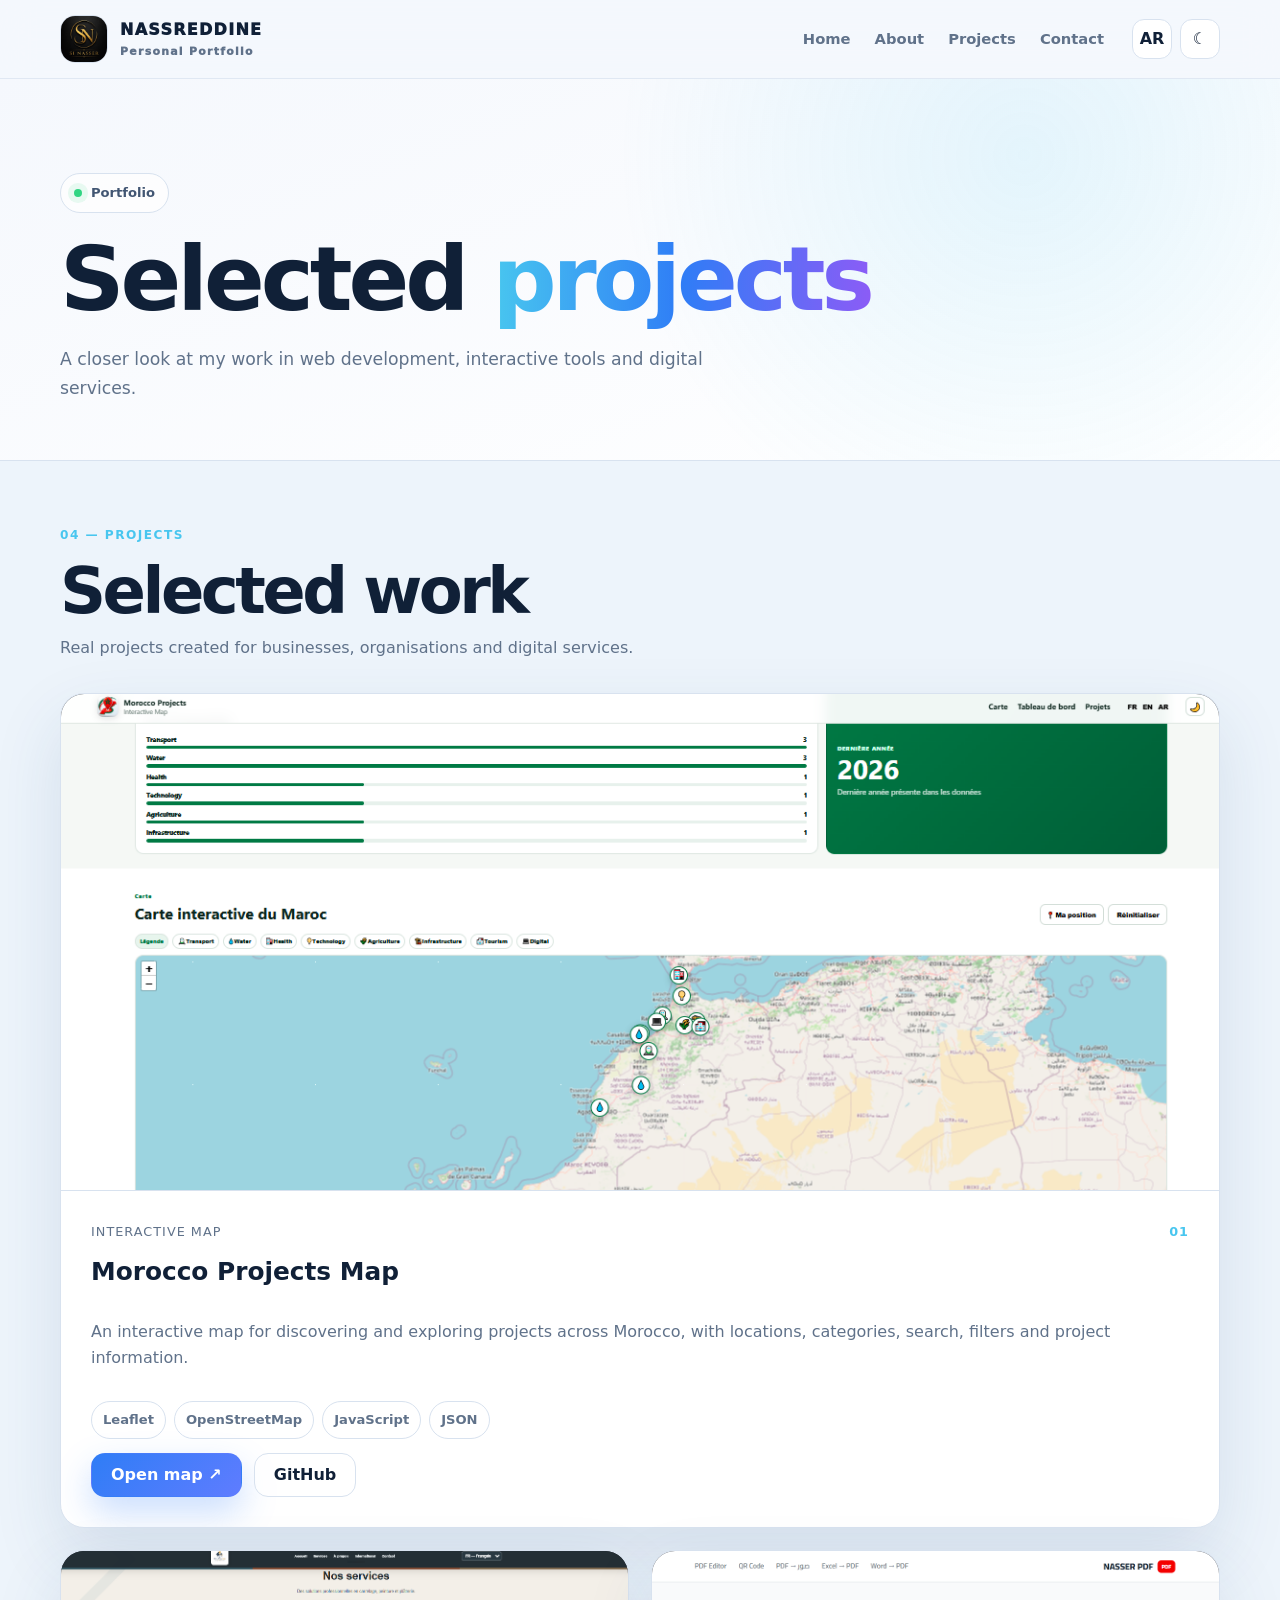
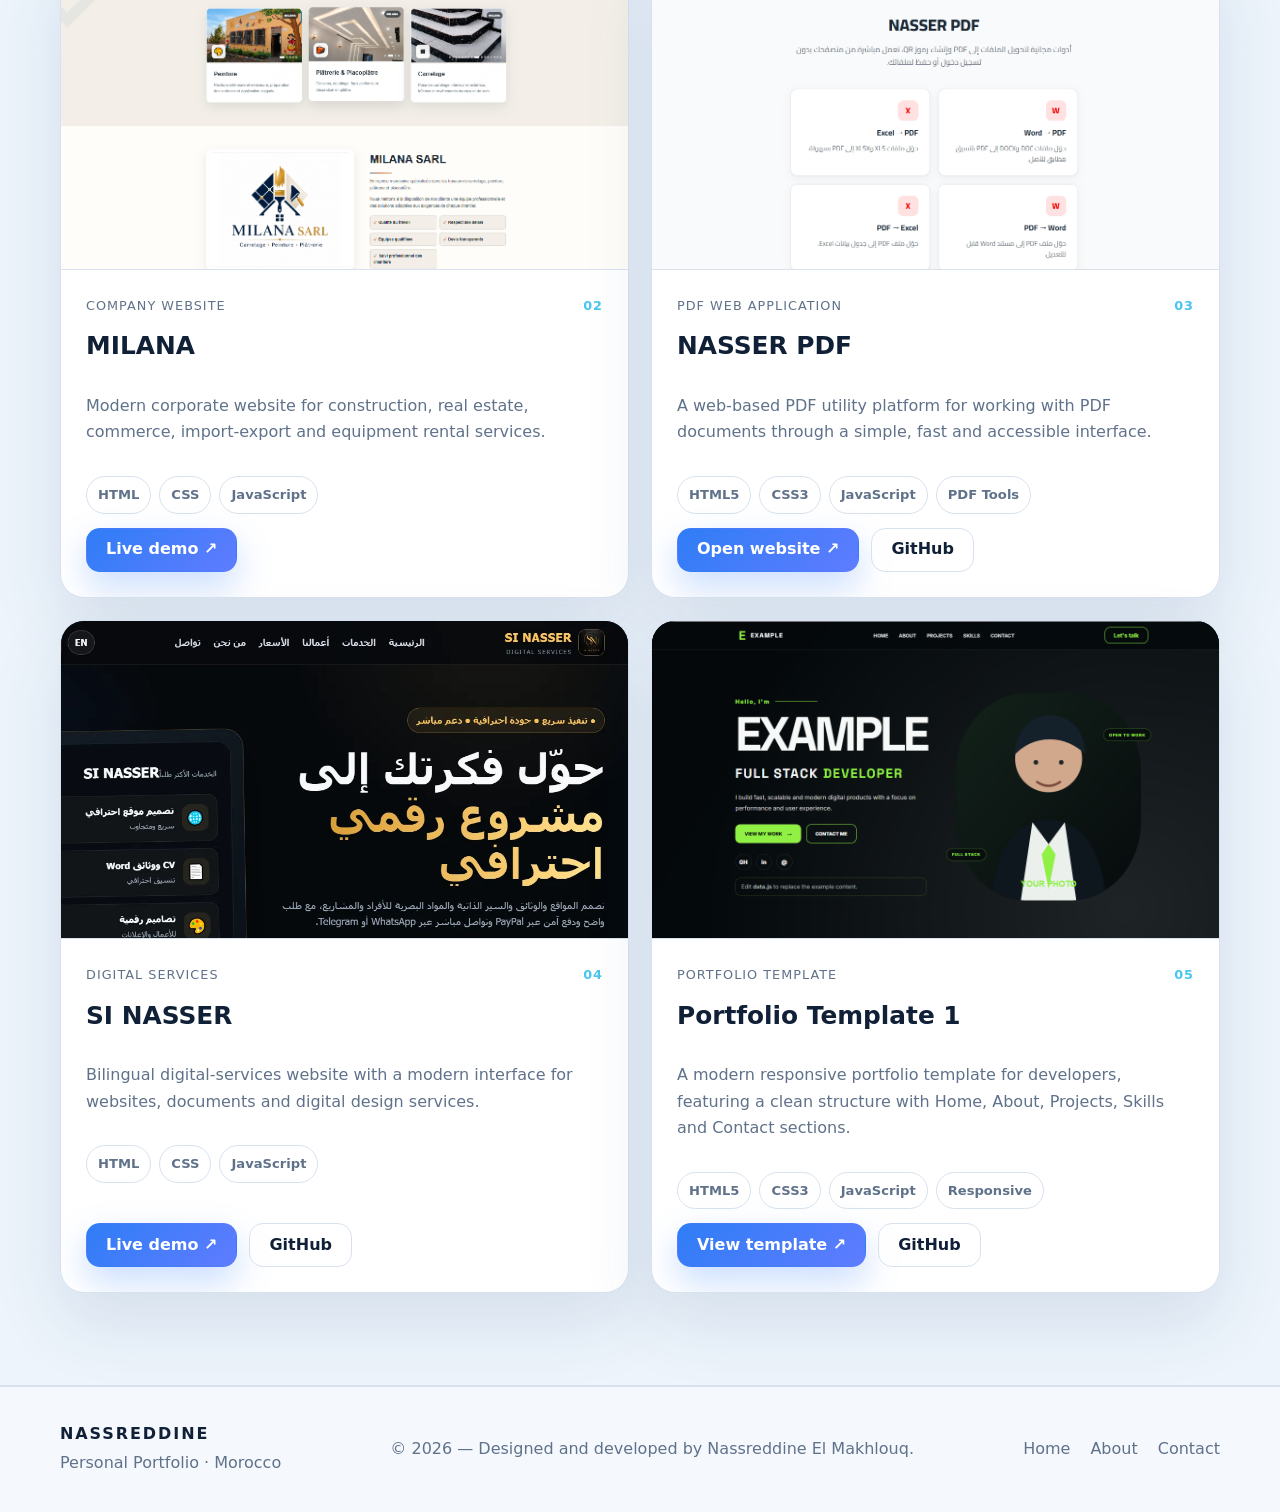
<file: portfolio.html>
<!doctype html>
<html lang="en" data-theme="dark">
<head>
<meta charset="utf-8">
<meta name="viewport" content="width=device-width,initial-scale=1">
<title>Projects | Nassreddine El Makhlouq</title>
<meta name="description" content="Explore five selected web development projects: Morocco Projects Map, MILANA, NASSER PDF, SI NASSER and a portfolio template.">
<meta name="theme-color" content="#08111f">
<link rel="canonical" href="https://nassreddine.is-a.dev/portfolio.html">
<meta property="og:title" content="Projects | Nassreddine El Makhlouq">
<meta property="og:description" content="Selected professional web development projects and live demonstrations.">
<meta property="og:type" content="website">
<meta property="og:url" content="https://nassreddine.is-a.dev/portfolio.html">
<meta property="og:image" content="https://nassreddine.is-a.dev/assets/profile-photo.webp">
<meta name="twitter:card" content="summary">
<link rel="icon" href="assets/logo.webp">
<link rel="manifest" href="site.webmanifest">
<link rel="stylesheet" href="assets/style.css">
<script defer src="assets/app.js"></script>
</head>
<body>
<a class="skip" href="#main">Skip to content</a>
<header class="header"><div class="container nav"><a class="brand" href="index.html"><img src="assets/logo.webp" alt="Nassreddine logo" width="48" height="48"><span>NASSREDDINE<small>Personal Portfolio</small></span></a>
<nav class="menu" id="primary-navigation" aria-label="Primary navigation"><a href="index.html" data-i18n="home"></a><a href="about.html" data-i18n="about"></a><a href="portfolio.html" data-i18n="projects" aria-current="page"></a><a href="contact.html" data-i18n="contact"></a></nav>
<div class="nav-actions"><button type="button" class="lang-btn" onclick="toggleLang()" data-lang-label aria-label="Change language">AR</button><button type="button" class="icon-btn" onclick="toggleTheme()" data-theme-label aria-label="Change theme">☀</button><button type="button" class="icon-btn menu-toggle" data-menu-toggle aria-label="Open menu" aria-expanded="false" aria-controls="primary-navigation">☰</button></div></div></header>
<main id="main">
<section class="page-hero"><div class="container"><span class="eyebrow"><span class="dot"></span>Portfolio</span><h1 data-en="Selected <span class='gradient'>projects</span>" data-ar="مشاريع <span class='gradient'>مختارة</span>">Selected projects</h1><p class="lead" data-en="A closer look at my work in web development, interactive tools and digital services." data-ar="تعرف على أعمالي في تطوير الويب والأدوات التفاعلية والخدمات الرقمية.">A closer look at my work in web development.</p></div></section>
    <!-- PROJECTS -->
    <section id="projects" class="soft-section">

      <div class="container">

        <div class="section-head" data-reveal>

          <div>

            <span class="section-kicker">04 — Projects</span>

            <h2 data-en="Selected work" data-ar="مشاريع مختارة">
            </h2>

            <p data-en="Real projects created for businesses, organisations and digital services."
              data-ar="مشاريع حقيقية تم إنجازها للشركات والمنظمات والخدمات الرقمية.">
            </p>

          </div>

        </div>


        <div class="projects-grid">


          <!-- PROJECT 01 -->
          <article class="project-card card featured-project" data-reveal>

            <a class="project-shot" href="https://morocco-projects.is-a.bot/" target="_blank" rel="noopener">

              <img src="assets/morocco-projects-map.png" alt="Morocco Projects Map interactive map" loading="lazy" decoding="async">

            </a>


            <div class="project-body">

              <div class="project-meta">

                <span data-en="Interactive map" data-ar="خريطة تفاعلية">
                </span>

                <em>01</em>

              </div>

              <h3>Morocco Projects Map</h3>

              <p data-en="An interactive map for discovering and exploring projects across Morocco, with locations, categories, search, filters and project information."
                data-ar="خريطة تفاعلية لاكتشاف واستكشاف المشاريع في المغرب، مع المواقع والتصنيفات والبحث والتصفية ومعلومات المشاريع.">
              </p>

              <div class="tags">
                <span>Leaflet</span>
                <span>OpenStreetMap</span>
                <span>JavaScript</span>
                <span>JSON</span>
              </div>

              <div class="actions">

                <a class="btn primary" href="https://morocco-projects.is-a.bot/" target="_blank" rel="noopener"
                  data-en="Open map ↗" data-ar="فتح الخريطة ↗">
                </a>

                <a class="btn ghost" href="https://github.com/NASSREDDINE-net/morocco-projects-map" target="_blank"
                  rel="noopener">
                  GitHub
                </a>

              </div>

            </div>

          </article>


          <!-- PROJECT 02 -->
          <article class="project-card card" data-reveal>

            <a class="project-shot" href="https://societemilana.org/" target="_blank" rel="noopener">

              <img src="assets/milana-project.png" alt="MILANA website" loading="lazy" decoding="async">

            </a>


            <div class="project-body">

              <div class="project-meta">

                <span>Company website</span>

                <em>02</em>

              </div>

              <h3>MILANA</h3>

              <p data-en="Modern corporate website for construction, real estate, commerce, import-export and equipment rental services."
                data-ar="موقع شركة حديث لخدمات البناء والعقار والتجارة والاستيراد والتصدير وتأجير المعدات.">
              </p>

              <div class="tags">
                <span>HTML</span>
                <span>CSS</span>
                <span>JavaScript</span>
              </div>

              <div class="actions">

                <a class="btn primary" href="https://societemilana.org/" target="_blank" rel="noopener">
                  Live demo ↗
                </a>

                

              </div>

            </div>

          </article>


          <!-- PROJECT 03 — NASSER PDF -->
          <article class="project-card card" data-reveal>

            <a class="project-shot" href="https://nasserpdf.devs.surf/" target="_blank" rel="noopener">

              <img src="assets/nasser-pdf-project.png" alt="NASSER PDF website" loading="lazy" decoding="async">

            </a>


            <div class="project-body">

              <div class="project-meta">

                <span data-en="PDF web application" data-ar="تطبيق ويب لأدوات PDF">
                </span>

                <em>03</em>

              </div>

              <h3>NASSER PDF</h3>

              <p data-en="A web-based PDF utility platform for working with PDF documents through a simple, fast and accessible interface."
                data-ar="منصة ويب لأدوات PDF للعمل مع مستندات PDF عبر واجهة بسيطة وسريعة وسهلة الاستخدام.">
              </p>

              <div class="tags">
                <span>HTML5</span>
                <span>CSS3</span>
                <span>JavaScript</span>
                <span>PDF Tools</span>
              </div>

              <div class="actions">

                <a class="btn primary" href="https://nasserpdf.devs.surf/" target="_blank" rel="noopener">
                  Open website ↗
                </a>

                <a class="btn ghost" href="https://github.com/NASSREDDINE-net/nasser-pdf" target="_blank"
                  rel="noopener">
                  GitHub
                </a>

              </div>

            </div>

          </article>


          <!-- PROJECT 04 — SI NASSER -->
          <article class="project-card card" data-reveal>

            <a class="project-shot" href="https://nassreddine-net.github.io/STORE/" target="_blank" rel="noopener">

              <img src="assets/si-nasser-project.webp" alt="SI NASSER website" loading="lazy" decoding="async">

            </a>


            <div class="project-body">

              <div class="project-meta">

                <span>Digital services</span>

                <em>04</em>

              </div>

              <h3>SI NASSER</h3>

              <p data-en="Bilingual digital-services website with a modern interface for websites, documents and digital design services."
                data-ar="موقع ثنائي اللغة للخدمات الرقمية بواجهة حديثة لخدمات المواقع والوثائق والتصميم الرقمي.">
              </p>

              <div class="tags">
                <span>HTML</span>
                <span>CSS</span>
                <span>JavaScript</span>
              </div>

              <div class="actions">

                <a class="btn primary" href="https://nassreddine-net.github.io/STORE/" target="_blank" rel="noopener">
                  Live demo ↗
                </a>

                <a class="btn ghost" href="https://github.com/NASSREDDINE-net/STORE" target="_blank" rel="noopener">
                  GitHub
                </a>

              </div>

            </div>

          </article>


          <!-- PROJECT 05 — PORTFOLIO TEMPLATE -->
          <article class="project-card card project-personal" data-reveal>

            <a class="project-shot" href="https://nassreddine-net.github.io/portfolio-template1/" target="_blank"
              rel="noopener">

              <div class="project-visual">

                <img src="assets/portfolio-template1-project.png" alt="Portfolio Template 1 screenshot" loading="lazy" decoding="async">

              </div>

            </a>


            <div class="project-body">

              <div class="project-meta">

                <span data-en="Portfolio template" data-ar="قالب بورتفوليو">
                </span>

                <em>05</em>

              </div>

              <h3>Portfolio Template 1</h3>

              <p data-en="A modern responsive portfolio template for developers, featuring a clean structure with Home, About, Projects, Skills and Contact sections."
                data-ar="قالب بورتفوليو عصري ومتجاوب للمطورين، بهيكل منظم يضم أقسام الرئيسية والنبذة والمشاريع والمهارات والتواصل.">
              </p>

              <div class="tags">
                <span>HTML5</span>
                <span>CSS3</span>
                <span>JavaScript</span>
                <span>Responsive</span>
              </div>

              <div class="actions">

                <a class="btn primary" href="https://nassreddine-net.github.io/portfolio-template1/" target="_blank"
                  rel="noopener" data-en="View template ↗" data-ar="عرض القالب ↗">
                </a>

                <a class="btn ghost" href="https://github.com/NASSREDDINE-net/portfolio-template1" target="_blank"
                  rel="noopener">
                  GitHub
                </a>

              </div>

            </div>

          </article>


        </div>

      </div>

    </section>


</main><footer class="footer"><div class="container footer-grid"><div><strong>NASSREDDINE</strong><p>Personal Portfolio · Morocco</p></div><p>© <span data-year>2026</span> — <span data-i18n="rights">Designed and developed by Nassreddine El Makhlouq.</span></p><div class="social"><a href="index.html">Home</a><a href="about.html">About</a><a href="contact.html">Contact</a></div></div></footer><button class="back-top" data-back-top aria-label="Back to top">↑</button></body></html>
</file>
<file: assets/style.css>
:root{--bg:#07111f;--bg2:#0b1728;--card:#0d1b2d;--soft:#0a1525;--text:#f4f8ff;--muted:#94a7bf;--line:#1d3048;--primary:#2f7df6;--primary2:#48c6ef;--accent:#8b5cf6;--shadow:0 28px 80px rgba(0,0,0,.34);--radius:24px;--scroll-progress:0%}html[data-theme="light"]{--bg:#f5f8fd;--bg2:#fff;--card:#fff;--soft:#edf4fb;--text:#102037;--muted:#60728a;--line:#d8e2ef;--shadow:0 28px 70px rgba(32,70,120,.12)}*{box-sizing:border-box}html{scroll-behavior:smooth}body{margin:0;background:var(--bg);color:var(--text);font-family:Inter,ui-sans-serif,system-ui,-apple-system,"Segoe UI",Arial,sans-serif;line-height:1.65}body:before{content:"";position:fixed;left:0;top:0;width:var(--scroll-progress);height:3px;background:linear-gradient(90deg,var(--primary),var(--primary2),var(--accent));z-index:3000}a{color:inherit}.container{width:min(1160px,calc(100% - 40px));margin:auto}.skip{position:fixed;left:-999px;top:10px;z-index:5000;background:#fff;color:#000;padding:10px}.skip:focus{left:10px}.header{position:sticky;top:0;z-index:1000;background:color-mix(in srgb,var(--bg) 82%,transparent);backdrop-filter:blur(18px);border-bottom:1px solid color-mix(in srgb,var(--line) 75%,transparent)}.nav{height:78px;display:flex;align-items:center;gap:28px}.brand{display:flex;align-items:center;gap:12px;text-decoration:none;font-weight:950;letter-spacing:.08em}.brand img{width:48px;height:48px;object-fit:cover;border-radius:15px;border:1px solid var(--line)}.brand span{display:flex;flex-direction:column}.brand small{font-size:.68rem;color:var(--muted);letter-spacing:.12em}.menu{display:flex;align-items:center;gap:24px;margin-left:auto}.menu a{text-decoration:none;color:var(--muted);font-size:.92rem;font-weight:800;transition:.2s}.menu a:hover,.menu a.active{color:var(--text)}.nav-actions{display:flex;gap:8px}.lang-btn,.icon-btn{border:1px solid var(--line);background:var(--card);color:var(--text);height:40px;min-width:40px;border-radius:12px;font-weight:900;cursor:pointer}.menu-toggle{display:none}.hero{min-height:calc(100vh - 78px);display:flex;align-items:center;position:relative;overflow:hidden;padding:78px 0}.hero:before{content:"";position:absolute;inset:-20%;background:radial-gradient(circle at 15% 20%,rgba(47,125,246,.18),transparent 28%),radial-gradient(circle at 82% 30%,rgba(72,198,239,.13),transparent 26%),radial-gradient(circle at 55% 90%,rgba(139,92,246,.12),transparent 24%);pointer-events:none}.hero-grid{display:grid;grid-template-columns:1.3fr .7fr;gap:70px;align-items:center;position:relative}.eyebrow{display:inline-flex;align-items:center;gap:9px;border:1px solid var(--line);background:color-mix(in srgb,var(--card) 74%,transparent);border-radius:999px;padding:8px 13px;color:var(--muted);font-size:.82rem;font-weight:850}.dot{width:8px;height:8px;background:#32d583;border-radius:50%;box-shadow:0 0 0 6px rgba(50,213,131,.1)}.intro{margin:24px 0 0;color:var(--primary2);font-weight:850}.hero h1{font-size:clamp(3.7rem,9vw,7.5rem);line-height:.84;letter-spacing:-.075em;margin:16px 0 24px}.gradient{background:linear-gradient(90deg,var(--primary2),var(--primary),var(--accent));-webkit-background-clip:text;background-clip:text;color:transparent}.hero h2{font-size:clamp(1.1rem,2.4vw,1.55rem);margin:0 0 17px;color:#c6d5e8}.lead{font-size:1.08rem;color:var(--muted);max-width:720px}.actions{display:flex;gap:12px;flex-wrap:wrap;margin-top:28px}.btn{display:inline-flex;align-items:center;justify-content:center;min-height:48px;padding:0 19px;border-radius:14px;text-decoration:none;font-weight:900;border:1px solid transparent;transition:.25s}.btn:hover{transform:translateY(-2px)}.btn.primary{background:linear-gradient(135deg,var(--primary),#5f7cff);color:#fff;box-shadow:0 15px 35px rgba(47,125,246,.26)}.btn.secondary{background:var(--text);color:var(--bg)}.btn.ghost{border-color:var(--line);background:color-mix(in srgb,var(--card) 70%,transparent)}.quick-facts{display:flex;flex-wrap:wrap;gap:10px;margin-top:32px}.quick-facts span,.tags span{border:1px solid var(--line);background:color-mix(in srgb,var(--card) 72%,transparent);padding:7px 11px;border-radius:999px;color:var(--muted);font-size:.82rem;font-weight:800}.profile-card{background:linear-gradient(155deg,color-mix(in srgb,var(--card) 94%,transparent),color-mix(in srgb,var(--card) 68%,transparent));border:1px solid var(--line);border-radius:32px;padding:34px;text-align:center;position:relative;overflow:hidden;box-shadow:var(--shadow)}.profile-glow{position:absolute;width:250px;height:250px;border-radius:50%;background:rgba(47,125,246,.22);filter:blur(65px);top:-100px;right:-70px}.profile-logo{width:180px;height:180px;object-fit:cover;border-radius:38px;border:1px solid var(--line);position:relative;box-shadow:0 18px 50px rgba(0,0,0,.28)}.availability{display:inline-flex;align-items:center;gap:8px;color:var(--muted);margin-top:22px}.availability span{width:8px;height:8px;background:#32d583;border-radius:50%}.profile-card h3{font-size:1.45rem;margin:10px 0 2px}.profile-card>p{margin:0;color:var(--muted)}.profile-stats{display:grid;grid-template-columns:repeat(3,1fr);gap:10px;margin-top:26px}.profile-stats div{padding:14px 8px;border:1px solid var(--line);border-radius:16px;background:color-mix(in srgb,var(--bg2) 70%,transparent)}.profile-stats strong,.profile-stats span{display:block}.profile-stats span{font-size:.72rem;color:var(--muted)}section{padding:92px 0}.soft-section{background:var(--soft);border-top:1px solid var(--line);border-bottom:1px solid var(--line)}.section-kicker{color:var(--primary2);font-weight:900;letter-spacing:.12em;text-transform:uppercase;font-size:.76rem}.section-head{margin-bottom:32px}.section-head h2{font-size:clamp(2.2rem,5vw,4.2rem);line-height:1.05;letter-spacing:-.055em;margin:10px 0}.section-head p{max-width:700px;color:var(--muted);margin:0}.card{background:var(--card);border:1px solid var(--line);border-radius:var(--radius);box-shadow:var(--shadow)}.about-grid{display:grid;grid-template-columns:1.1fr .9fr;gap:22px}.about-main{padding:34px;font-size:1.12rem}.about-main p{color:var(--muted)}.about-cards{display:grid;gap:14px}.mini-card,.service-card{padding:22px;border:1px solid var(--line);border-radius:20px;background:var(--card)}.mini-card b{font-size:1.5rem}.mini-card h3{margin:8px 0 3px}.mini-card p,.service-card p{margin:0;color:var(--muted)}.skills-grid{display:grid;grid-template-columns:repeat(2,1fr);gap:16px}.skill-card{padding:20px;border:1px solid var(--line);border-radius:18px;background:var(--card);display:grid;grid-template-columns:1fr auto;gap:12px}.skill-card span{font-weight:900}.skill-card b{color:var(--primary2)}.skill-card i{grid-column:1/-1;height:7px;background:color-mix(in srgb,var(--line) 75%,transparent);border-radius:99px;overflow:hidden}.skill-card i:after{content:"";display:block;width:var(--level);height:100%;border-radius:inherit;background:linear-gradient(90deg,var(--primary),var(--primary2))}.timeline{position:relative;display:grid;gap:16px}.timeline:before{content:"";position:absolute;left:9px;top:10px;bottom:10px;width:2px;background:var(--line)}.timeline-item{position:relative;margin-left:34px;padding:22px 24px;border:1px solid var(--line);border-radius:18px;background:var(--card)}.timeline-item:before{content:"";position:absolute;left:-31px;top:28px;width:14px;height:14px;background:var(--primary);border:4px solid var(--bg);border-radius:50%}.timeline-item h3{margin:4px 0}.timeline-item small{color:var(--primary2);font-weight:900}.timeline-item p{margin:0;color:var(--muted)}.projects-grid{display:grid;grid-template-columns:repeat(2,minmax(0,1fr));gap:22px}.project-card{overflow:hidden;display:flex;flex-direction:column;transition:.28s}.project-card:hover{transform:translateY(-7px);border-color:color-mix(in srgb,var(--primary) 50%,var(--line))}.project-shot{aspect-ratio:16/9;overflow:hidden;background:#0d1725;border-bottom:1px solid var(--line)}.project-shot img{width:100%;height:100%;object-fit:cover;object-position:top;transition:.5s}.project-card:hover .project-shot img{transform:scale(1.035)}.project-body{padding:25px;display:flex;flex-direction:column;flex:1}.project-meta{display:flex;justify-content:space-between;color:var(--muted);font-size:.8rem;text-transform:uppercase;letter-spacing:.08em}.project-meta em{font-style:normal;color:var(--primary2);font-weight:900}.project-body h3{font-size:1.55rem;margin:10px 0}.project-body p{color:var(--muted)}.project-body .actions{margin-top:auto}.tags{display:flex;flex-wrap:wrap;gap:8px;margin:14px 0}.project-visual{aspect-ratio:16/9;display:grid;place-content:center;text-align:center;background:radial-gradient(circle at 30% 20%,rgba(72,198,239,.28),transparent 30%),linear-gradient(135deg,#07111f,#122d52);position:relative}.project-visual span{font-size:4rem;font-weight:950;color:var(--primary2)}.project-visual strong{font-size:1.5rem;letter-spacing:.2em}.project-visual small{color:#9ab1c9}.services-grid{display:grid;grid-template-columns:repeat(4,1fr);gap:15px}.service-card span{color:var(--primary2);font-weight:950}.service-card h3{margin:22px 0 8px}.contact-section{padding-top:40px}.contact-box{border:1px solid var(--line);background:linear-gradient(125deg,rgba(47,125,246,.16),rgba(139,92,246,.11));border-radius:32px;padding:42px;display:grid;grid-template-columns:1fr auto;gap:30px;align-items:center}.contact-box h2{font-size:clamp(2.2rem,5vw,4rem);margin:10px 0}.contact-box p{color:var(--muted)}.contact-links{display:grid;grid-template-columns:repeat(2,1fr);gap:10px}.contact-links a{padding:14px 18px;border:1px solid var(--line);background:var(--card);border-radius:14px;text-decoration:none;font-weight:900}.footer{border-top:1px solid var(--line);padding:34px 0;color:var(--muted)}.footer-grid{display:flex;align-items:center;justify-content:space-between;gap:30px}.footer strong{color:var(--text);letter-spacing:.12em}.footer p{margin:2px 0}.back-top{position:fixed;right:18px;bottom:18px;width:48px;height:48px;border:1px solid var(--line);border-radius:14px;background:var(--card);color:var(--text);font-size:1.15rem;cursor:pointer;opacity:0;pointer-events:none;transform:translateY(12px);transition:.25s}.back-top.visible{opacity:1;pointer-events:auto;transform:none}[data-reveal]{opacity:0;transform:translateY(18px);transition:opacity .6s ease,transform .6s ease}[data-reveal].is-visible{opacity:1;transform:none}body[dir="rtl"] .menu{margin-left:0;margin-right:auto}body[dir="rtl"] .timeline:before{left:auto;right:9px}body[dir="rtl"] .timeline-item{margin-left:0;margin-right:34px}body[dir="rtl"] .timeline-item:before{left:auto;right:-31px}
@media(max-width:980px){.menu{position:fixed;top:78px;left:18px;right:18px;display:none;flex-direction:column;align-items:stretch;padding:15px;background:var(--bg2);border:1px solid var(--line);border-radius:18px}.menu.open{display:flex}.menu-toggle{display:inline-block}.hero-grid,.about-grid,.contact-box{grid-template-columns:1fr}.profile-card{max-width:520px}.services-grid{grid-template-columns:repeat(2,1fr)}}
@media(max-width:680px){.container{width:min(100% - 24px,1160px)}.nav{height:70px}.menu{top:70px}.brand small{display:none}.hero{padding:55px 0}.hero h1{font-size:clamp(3.2rem,17vw,5rem)}.profile-card{padding:23px}.profile-logo{width:140px;height:140px}.profile-stats{grid-template-columns:1fr}.projects-grid,.skills-grid,.services-grid{grid-template-columns:1fr}.contact-links{grid-template-columns:1fr}.contact-box{padding:27px}.footer-grid{align-items:flex-start;flex-direction:column}.actions .btn{width:100%}section{padding:70px 0}}
@media(prefers-reduced-motion:reduce){*{scroll-behavior:auto!important;transition:none!important}[data-reveal]{opacity:1;transform:none}}

.featured-project{grid-column:span 2}.featured-project .project-shot{aspect-ratio:21/9}.featured-project .project-body{padding:30px}@media(max-width:680px){.featured-project{grid-column:auto}.featured-project .project-shot{aspect-ratio:16/10}}

.nasser-pdf-cover{min-height:100%;display:flex;flex-direction:column;align-items:center;justify-content:center;gap:10px;padding:36px;text-align:center;background:linear-gradient(135deg,#071b2c,#0a4d67);border-radius:inherit}.nasser-pdf-cover strong{font-size:clamp(28px,5vw,54px);letter-spacing:.08em}.nasser-pdf-cover small{font-size:12px;opacity:.8;letter-spacing:.08em;text-transform:uppercase}

/* 2026 portfolio refresh — shared internal page layouts */
:focus-visible{outline:3px solid var(--primary2);outline-offset:4px}
html{scroll-padding-top:88px}
a,button{-webkit-tap-highlight-color:transparent}
button{font:inherit}
.hero-grid{gap:clamp(28px,5vw,70px)}
.hero-copy{min-width:0}
.hero h1{overflow-wrap:anywhere}
.profile-card{isolation:isolate;border-color:color-mix(in srgb,var(--primary2) 25%,var(--line));background:linear-gradient(155deg,color-mix(in srgb,var(--card) 92%,var(--primary) 8%),var(--card))}
.profile-glow{z-index:-1}
.profile-logo{width:min(100%,230px);height:240px;object-fit:cover;object-position:50% 26%;border-radius:27px;border:3px solid color-mix(in srgb,var(--primary2) 55%,transparent);background:#fff}
.profile-card h3{letter-spacing:-.025em}
.brand:hover,.menu a:focus-visible{color:var(--primary2)}
.project-shot img{display:block;object-fit:cover}
.project-card .actions a{min-height:44px}
section[id]{scroll-margin-top:80px}
.page-hero{position:relative;padding:94px 0 58px;background:radial-gradient(circle at 80% 20%,rgba(72,198,239,.13),transparent 38%),linear-gradient(160deg,var(--bg),var(--bg2))}
.page-hero h1{font-size:clamp(2.8rem,7vw,5.8rem);line-height:1.08;letter-spacing:-.045em;margin:18px 0}
.page-hero .lead{margin:12px 0 0}
.page-hero + section{padding-top:60px}
.grid-2{display:grid;grid-template-columns:1.15fr .85fr;gap:22px}
.grid-2>.card{padding:30px;min-width:0}
.grid-2>.card p{color:var(--muted)}
.about-portrait{float:right;max-width:164px;margin:0 0 18px 20px}
.about-portrait img{display:block;width:100%;height:auto;max-height:210px;object-fit:cover;object-position:center top;border-radius:20px;border:1px solid var(--line);background:#fff}
.logo-showcase{display:flex;gap:16px;align-items:center;margin:25px 0;padding:16px;border:1px solid var(--line);border-radius:18px}
.logo-showcase img{object-fit:contain;flex-shrink:0}
.logo-showcase strong,.logo-showcase span{display:block}
.logo-showcase span{color:var(--muted);font-size:.9rem}
.checklist{padding-left:24px;line-height:2.1;color:var(--muted)}
.cert-grid{display:grid;grid-template-columns:repeat(3,minmax(0,1fr));gap:16px}
.cert{padding:24px;background:var(--card);border:1px solid var(--line);border-radius:18px}
.cert strong,.cert span{display:block}
.cert span{color:var(--muted);font-size:.88rem}
.contact-grid{display:grid;grid-template-columns:repeat(2,minmax(0,1fr));gap:16px}
.contact-card{text-decoration:none;display:flex;flex-direction:column;gap:10px;padding:26px;min-width:0;overflow-wrap:anywhere;transition:transform .2s,border-color .2s}
.contact-card:hover{transform:translateY(-3px);border-color:var(--primary2)}
.contact-card strong{color:var(--text);font-size:1.12rem}
.contact-card span{color:var(--muted)}
.cta{padding:34px;border:1px solid var(--line);border-radius:24px;display:flex;align-items:center;justify-content:space-between;gap:20px;background:var(--card)}
.cta p{color:var(--muted)}
.social{display:flex;flex-wrap:wrap;gap:20px}
.social a{text-decoration:none}
.social a:hover{color:var(--primary2)}
.project-cover{aspect-ratio:16/9;display:flex;flex-direction:column;justify-content:center;align-items:center;gap:8px;background:linear-gradient(125deg,#102b51,#096c87);text-decoration:none}
.project-cover strong{font-size:2rem}
.project-cover small{color:#d7eafa}
.status{color:var(--primary2);font-size:.84rem;font-weight:800}
.tech-list{display:flex;flex-wrap:wrap;gap:9px;margin:12px 0 20px}
.tag{border:1px solid var(--line);border-radius:999px;padding:5px 11px;color:var(--muted);font-size:.8rem}
.note{border:1px solid var(--line);padding:16px 20px;border-radius:18px;color:var(--muted)}
html[data-theme="light"] .hero h2{color:#354e6b}
html[data-theme="light"] .eyebrow{color:#425673}
html[data-theme="light"] .profile-card{box-shadow:0 20px 56px rgba(36,76,117,.15)}
html[data-theme="light"] .project-visual{color:#fff}
html[data-theme="light"] .project-visual small{color:#c7e3fa}
@media(max-width:980px){
  .grid-2{grid-template-columns:1fr}
  .menu{z-index:1100;box-shadow:var(--shadow);max-height:calc(100vh - 96px);overflow:auto}
  .menu a{padding:10px 12px;border-radius:10px}
  .menu a:hover{background:var(--card)}
}
@media(max-width:680px){
  .hero{min-height:auto;padding:48px 0 62px}
  .hero h1{font-size:clamp(2.8rem,14vw,5rem)}
  .hero-grid{gap:26px}
  .profile-card{max-width:none}
  .profile-logo{width:190px;height:210px}
  .profile-stats{grid-template-columns:repeat(3,minmax(0,1fr))}
  .profile-stats div{padding:11px 4px}
  .profile-stats strong{font-size:.93rem}
  .page-hero{padding:65px 0 32px}
  .page-hero + section{padding-top:38px}
  .cert-grid,.contact-grid{grid-template-columns:1fr}
  .grid-2>.card{padding:22px}
  .about-portrait{max-width:116px;margin-left:12px}
  .cta{flex-direction:column;align-items:flex-start;padding:24px}
  .cta .btn{width:100%}
  .brand{font-size:.88rem}
  .brand img{width:40px;height:40px}
  .nav-actions{margin-left:auto;gap:5px}
  .lang-btn,.icon-btn{min-width:38px;height:38px}
}
@media(max-width:360px){
  .nav{gap:7px}
  .brand{gap:6px;letter-spacing:0}
  .hero h1{font-size:2.6rem}
  .profile-stats{grid-template-columns:1fr}
}
@media(prefers-reduced-motion:reduce){
  .project-card:hover,.contact-card:hover,.btn:hover{transform:none}
}
</file>
